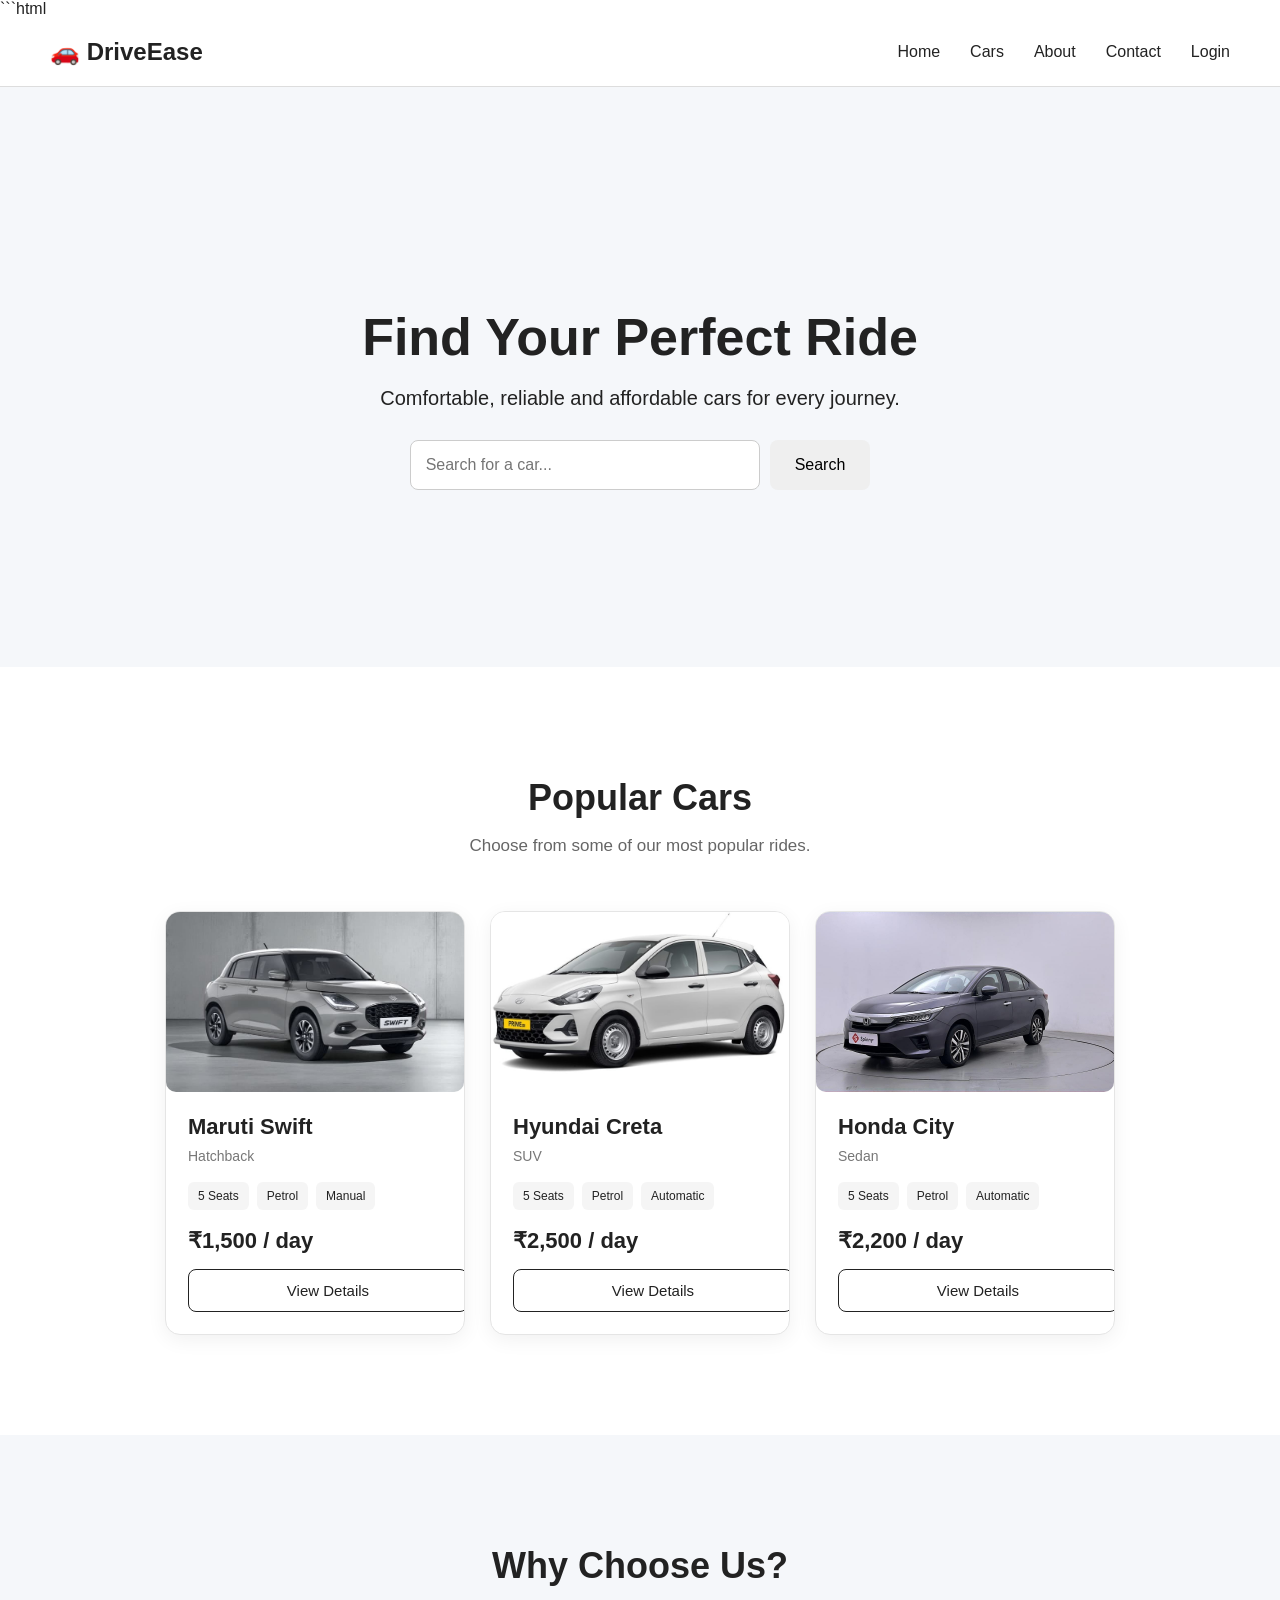
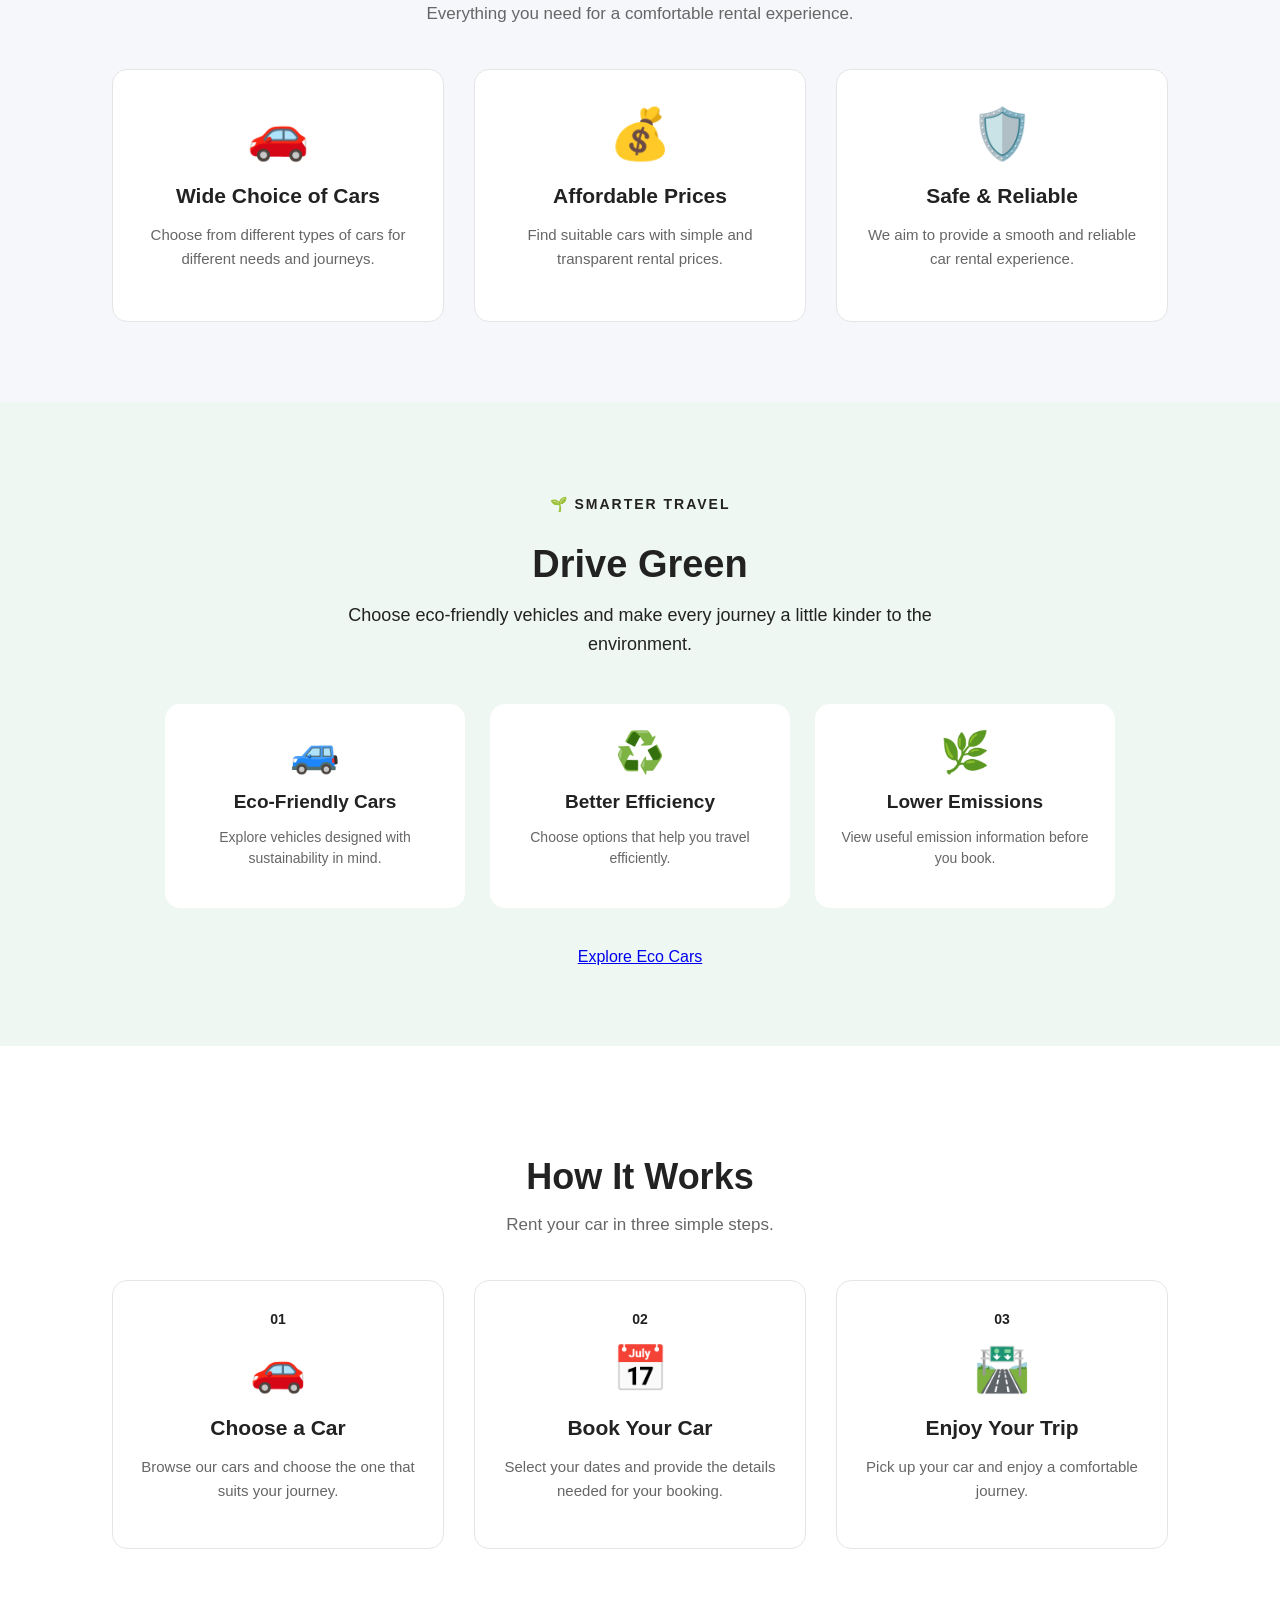
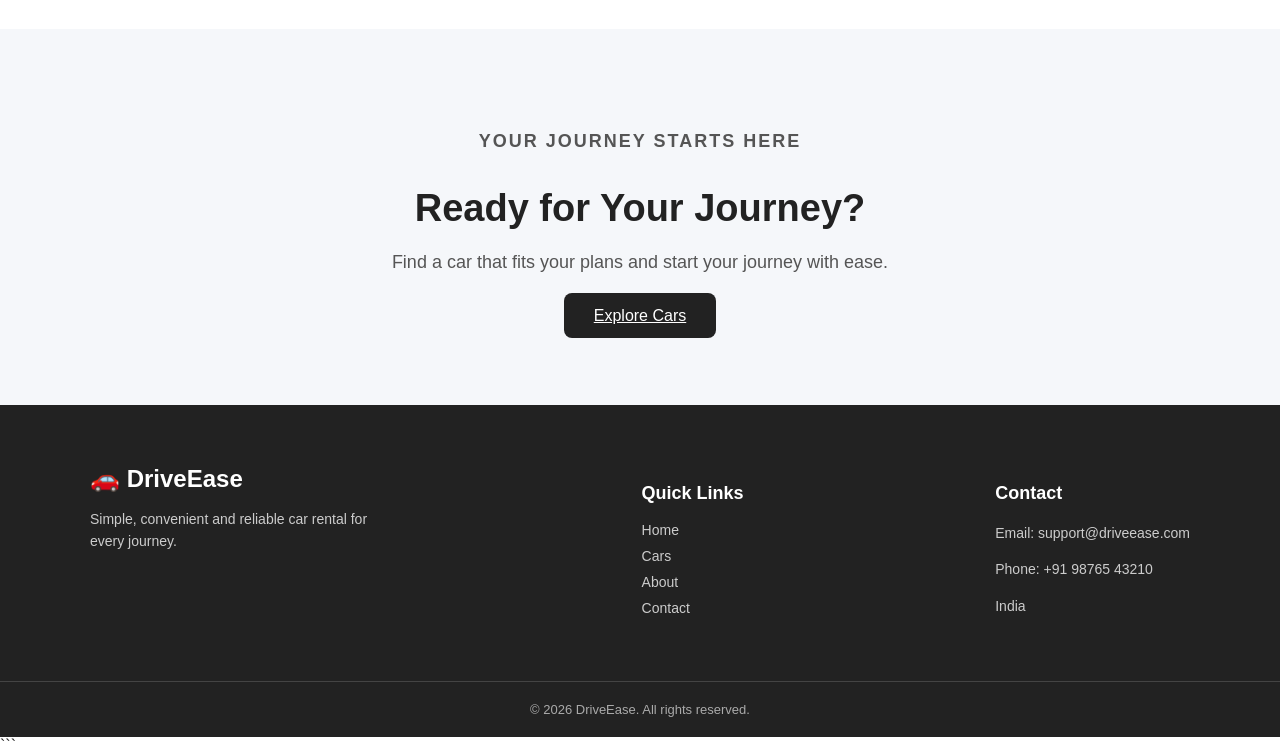
<file: frontend/index.html>
```html
<!DOCTYPE html>
<html lang="en">

<head>

    <meta charset="UTF-8">

    <meta name="viewport" content="width=device-width, initial-scale=1.0">

    <title>Car Rental System</title>

    <link rel="stylesheet" href="css/style.css">

</head>

<body>

    <!-- Navigation Bar -->

    <header class="navbar">

        <div class="logo">
            🚗 DriveEase
        </div>

        <nav>

            <a href="index.html">Home</a>

            <a href="pages/cars.html">Cars</a>

            <a href="pages/about.html">About</a>
            <a href="pages/contact.html">Contact</a>

             <a href="pages/login.html" id="login-link">Login</a>            
        </nav>

    </header>


    <!-- Hero Section -->

    <section class="hero">

        <div class="hero-content">

            <h1>Find Your Perfect Ride</h1>

            <p>
                Comfortable, reliable and affordable cars for every journey.
            </p>

<div class="search-box">

    <input
        type="text"
        id="home-car-search"
        placeholder="Search for a car..."
    >

    <button
        type="button"
        id="home-search-btn"
    >
        Search
    </button>

</div>


            </div>

        </div>

    </section>


    <!-- Popular Cars -->

    <section class="popular-cars">

        <div class="section-heading">

            <h2>Popular Cars</h2>

            <p>
                Choose from some of our most popular rides.
            </p>

        </div>


        <div class="car-container">


            <!-- Maruti Swift -->

            <div class="car-card">

                
                 <div class="car-image">
              <img src="images/swift.jpg" alt="Maruti Swift">
</div>               
 <div class="car-info">

                    <h3>Maruti Swift</h3>

                    <p class="car-type">
                        Hatchback
                    </p>

                    <div class="car-details">

                        <span>5 Seats</span>
                        <span>Petrol</span>
                        <span>Manual</span>

                    </div>

                    <p class="car-price">
                        ₹1,500 / day
                    </p>

                    <a
                        href="pages/car-details.html?car=swift"
                        class="details-btn"
                    >
                        View Details
                    </a>

                </div>

            </div>


            <!-- Hyundai Creta -->

            <div class="car-card">

             <div class="car-image">
    <img src="images/creta.jpg" alt="Hyundai Creta">
</div>

                <div class="car-info">

                    <h3>Hyundai Creta</h3>

                    <p class="car-type">
                        SUV
                    </p>

                    <div class="car-details">

                        <span>5 Seats</span>
                        <span>Petrol</span>
                        <span>Automatic</span>

                    </div>

                    <p class="car-price">
                        ₹2,500 / day
                    </p>

                    <a
                        href="pages/car-details.html?car=creta"
                        class="details-btn"
                    >
                        View Details
                    </a>

                </div>

            </div>


            <!-- Honda City -->

            <div class="car-card">

             <div class="car-image">
    <img src="images/city.jpg" alt="Honda City">
</div>

                <div class="car-info">

                    <h3>Honda City</h3>

                    <p class="car-type">
                        Sedan
                    </p>

                    <div class="car-details">

                        <span>5 Seats</span>
                        <span>Petrol</span>
                        <span>Automatic</span>

                    </div>

                    <p class="car-price">
                        ₹2,200 / day
                    </p>

                    <a
                        href="pages/car-details.html?car=city"
                        class="details-btn"
                    >
                        View Details
                    </a>

                </div>

            </div>

        </div>

    </section>


    <!-- Why Choose Us -->

    <section class="why-us">

        <div class="section-heading">

            <h2>Why Choose Us?</h2>

            <p>
                Everything you need for a comfortable rental experience.
            </p>

        </div>


        <div class="features-container">


            <div class="feature-card">

                <div class="feature-icon">
                    🚗
                </div>

                <h3>
                    Wide Choice of Cars
                </h3>

                <p>
                    Choose from different types of cars for different needs
                    and journeys.
                </p>

            </div>


            <div class="feature-card">

                <div class="feature-icon">
                    💰
                </div>

                <h3>
                    Affordable Prices
                </h3>

                <p>
                    Find suitable cars with simple and transparent rental
                    prices.
                </p>

            </div>


            <div class="feature-card">

                <div class="feature-icon">
                    🛡️
                </div>

                <h3>
                    Safe & Reliable
                </h3>

                <p>
                    We aim to provide a smooth and reliable car rental
                    experience.
                </p>

            </div>

        </div>

    </section>


    <!-- Drive Green -->

    <section class="green-section">

        <div class="green-content">

            <p class="green-label">
                🌱 SMARTER TRAVEL
            </p>

            <h2>
                Drive Green
            </h2>

            <p class="green-text">
                Choose eco-friendly vehicles and make every journey
                a little kinder to the environment.
            </p>


            <div class="green-features">


                <div class="green-feature">

                    <span>🚙</span>

                    <h3>
                        Eco-Friendly Cars
                    </h3>

                    <p>
                        Explore vehicles designed with sustainability in mind.
                    </p>

                </div>


                <div class="green-feature">

                    <span>♻️</span>

                    <h3>
                        Better Efficiency
                    </h3>

                    <p>
                        Choose options that help you travel efficiently.
                    </p>

                </div>


                <div class="green-feature">

                    <span>🌿</span>

                    <h3>
                        Lower Emissions
                    </h3>

                    <p>
                        View useful emission information before you book.
                    </p>

                </div>

            </div>


            <a
                href="pages/cars.html"
                class="green-btn"
            >
                Explore Eco Cars
            </a>

        </div>

    </section>


    <!-- How It Works -->

    <section class="how-it-works">

        <div class="section-heading">

            <h2>
                How It Works
            </h2>

            <p>
                Rent your car in three simple steps.
            </p>

        </div>


        <div class="steps-container">


            <div class="step-card">

                <div class="step-number">
                    01
                </div>

                <div class="step-icon">
                    🚗
                </div>

                <h3>
                    Choose a Car
                </h3>

                <p>
                    Browse our cars and choose the one that suits your journey.
                </p>

            </div>


            <div class="step-card">

                <div class="step-number">
                    02
                </div>

                <div class="step-icon">
                    📅
                </div>

                <h3>
                    Book Your Car
                </h3>

                <p>
                    Select your dates and provide the details needed for your booking.
                </p>

            </div>


            <div class="step-card">

                <div class="step-number">
                    03
                </div>

                <div class="step-icon">
                    🛣️
                </div>

                <h3>
                    Enjoy Your Trip
                </h3>

                <p>
                    Pick up your car and enjoy a comfortable journey.
                </p>

            </div>

        </div>

    </section>


    <!-- Call To Action -->

    <section class="cta-section">

        <div class="cta-content">

            <p class="cta-label">
                YOUR JOURNEY STARTS HERE
            </p>

            <h2>
                Ready for Your Journey?
            </h2>

            <p>
                Find a car that fits your plans and start your journey with ease.
            </p>

            <a
                href="pages/cars.html"
                class="cta-btn"
            >
                Explore Cars
            </a>

        </div>

    </section>


    <!-- Footer -->

    <footer class="footer">

        <div class="footer-container">


            <div class="footer-column">

                <div class="footer-logo">
                    🚗 DriveEase
                </div>

                <p>
                    Simple, convenient and reliable car rental for every journey.
                </p>

            </div>


            <div class="footer-column">

                <h3>
                    Quick Links
                </h3>

                <a href="index.html">
                    Home
                </a>

                <a href="pages/cars.html">
                    Cars
                </a>
                <a href="pages/about.html">About</a>
                <a href="pages/contact.html">Contact</a>
                
            </div>


            <div class="footer-column">

                <h3>
                    Contact
                </h3>

                <p>
                    Email: support@driveease.com
                </p>

                <p>
                    Phone: +91 98765 43210
                </p>

                <p>
                    India
                </p>

            </div>

        </div>


        <div class="footer-bottom">

            <p>
                © 2026 DriveEase. All rights reserved.
            </p>

        </div>

    </footer>


    <script src="js/script.js"></script>

</body>

</html>
```
</file>
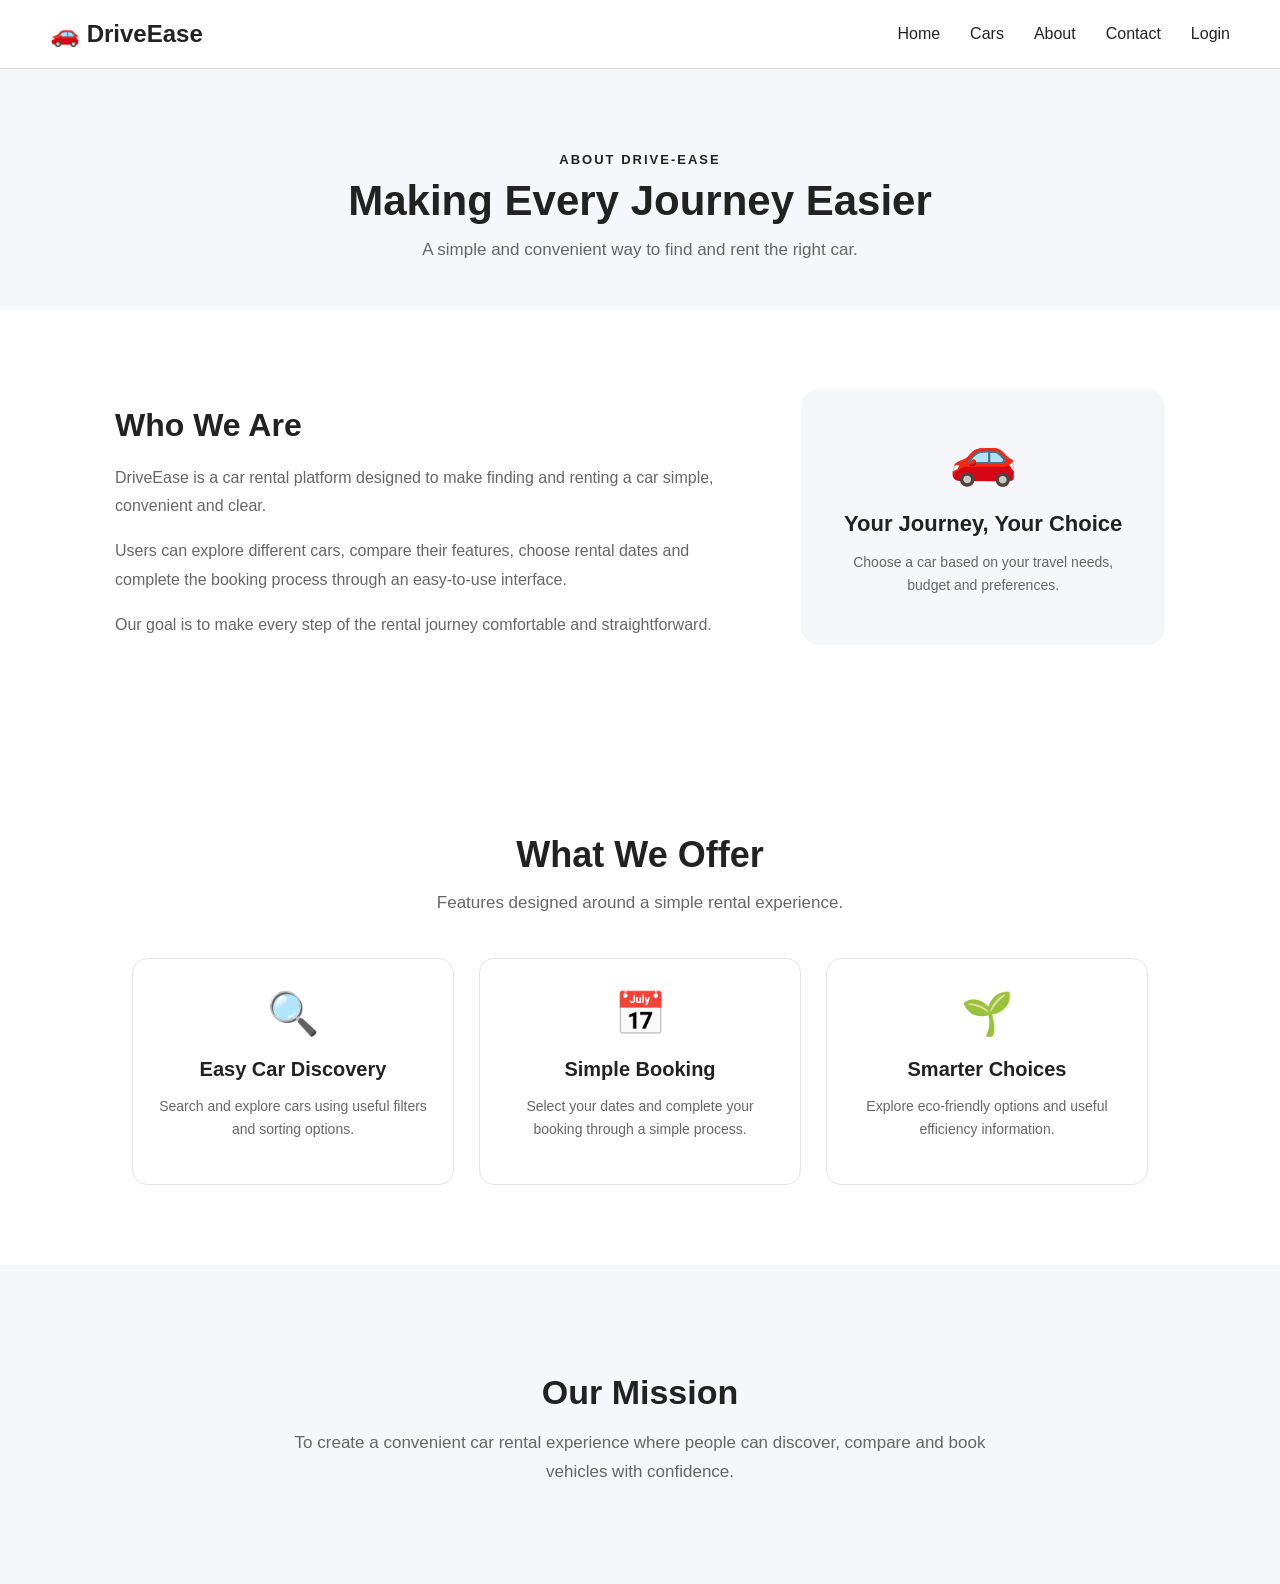
<file: frontend/pages/about.html>
<!DOCTYPE html>
<html lang="en">

<head>

    <meta charset="UTF-8">

    <meta name="viewport" content="width=device-width, initial-scale=1.0">

    <title>About Us - DriveEase</title>

    <link rel="stylesheet" href="../css/style.css">

</head>

<body>

    <!-- Navigation -->

    <header class="navbar">

        <div class="logo">
            🚗 DriveEase
        </div>

        <nav>

            <a href="../index.html">Home</a>

            <a href="cars.html">Cars</a>

            <a href="about.html">About</a>

            <a href="pages/contact.html">Contact</a>
            <a href="login.html" id="login-link">Login</a>

        </nav>

    </header>


    <!-- About Header -->

    <main>

        <section class="about-header">

            <p>ABOUT DRIVE-EASE</p>

            <h1>Making Every Journey Easier</h1>

            <span>
                A simple and convenient way to find and rent the right car.
            </span>

        </section>


        <!-- About Content -->

        <section class="about-content">

            <div class="about-text">

                <h2>Who We Are</h2>

                <p>
                    DriveEase is a car rental platform designed to make
                    finding and renting a car simple, convenient and clear.
                </p>

                <p>
                    Users can explore different cars, compare their features,
                    choose rental dates and complete the booking process
                    through an easy-to-use interface.
                </p>

                <p>
                    Our goal is to make every step of the rental journey
                    comfortable and straightforward.
                </p>

            </div>


            <div class="about-box">

                <div class="about-icon">
                    🚗
                </div>

                <h3>
                    Your Journey, Your Choice
                </h3>

                <p>
                    Choose a car based on your travel needs, budget and
                    preferences.
                </p>

            </div>

        </section>


        <!-- What We Offer -->

        <section class="about-offers">

            <div class="section-heading">

                <h2>What We Offer</h2>

                <p>
                    Features designed around a simple rental experience.
                </p>

            </div>


            <div class="offer-container">


                <div class="offer-card">

                    <div class="offer-icon">
                        🔍
                    </div>

                    <h3>
                        Easy Car Discovery
                    </h3>

                    <p>
                        Search and explore cars using useful filters
                        and sorting options.
                    </p>

                </div>


                <div class="offer-card">

                    <div class="offer-icon">
                        📅
                    </div>

                    <h3>
                        Simple Booking
                    </h3>

                    <p>
                        Select your dates and complete your booking
                        through a simple process.
                    </p>

                </div>


                <div class="offer-card">

                    <div class="offer-icon">
                        🌱
                    </div>

                    <h3>
                        Smarter Choices
                    </h3>

                    <p>
                        Explore eco-friendly options and useful
                        efficiency information.
                    </p>

                </div>

            </div>

        </section>


        <!-- Mission -->

        <section class="mission-section">

            <div class="mission-content">

                <h2>
                    Our Mission
                </h2>

                <p>
                    To create a convenient car rental experience where
                    people can discover, compare and book vehicles with
                    confidence.
                </p>

            </div>

        </section>

    </main>


    <script src="../js/script.js"></script>

</body>

</html>
</file>
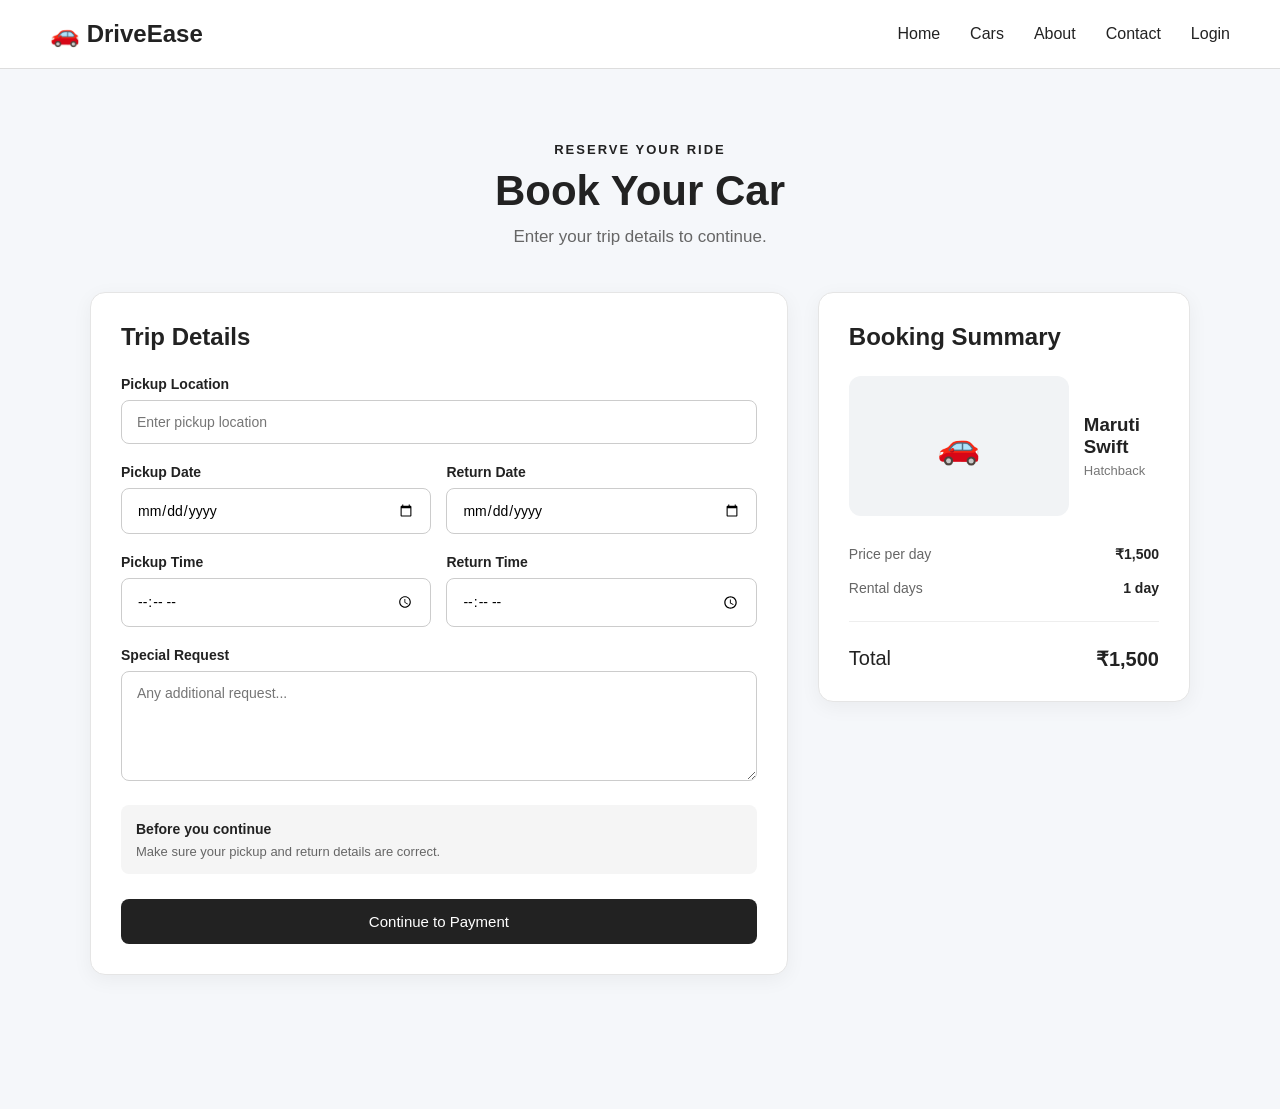
<file: frontend/pages/booking.html>
<!DOCTYPE html>
<html lang="en">

<head>

    <meta charset="UTF-8">

    <meta name="viewport" content="width=device-width, initial-scale=1.0">

    <title>Book Your Car - DriveEase</title>

    <link rel="stylesheet" href="../css/style.css">

</head>

<body>

    <!-- Navigation -->

    <header class="navbar">

        <div class="logo">
            🚗 DriveEase
        </div>

        <nav>

            <a href="../index.html">Home</a>
            <a href="cars.html">Cars</a>
            <a href="about.html">About</a>
             <a href="pages/contact.html">Contact</a>
            <a href="#">Login</a>

        </nav>

    </header>


    <!-- Booking Page -->

    <main>

        <section class="booking-page">

            <div class="booking-heading">

                <p>RESERVE YOUR RIDE</p>

                <h1>Book Your Car</h1>

                <span>
                    Enter your trip details to continue.
                </span>

            </div>


            <div class="booking-container">


                <!-- Booking Form -->

                <div class="booking-form">

                    <h2>Trip Details</h2>


                    <div class="form-group">

                        <label for="pickup-location">
                            Pickup Location
                        </label>

                        <input
                            type="text"
                            id="pickup-location"
                            placeholder="Enter pickup location"
                        >

                    </div>


                    <div class="form-row">

                        <div class="form-group">

                            <label for="pickup-date">
                                Pickup Date
                            </label>

                            <input
                                type="date"
                                id="pickup-date"
                            >

                        </div>


                        <div class="form-group">

                            <label for="return-date">
                                Return Date
                            </label>

                            <input
                                type="date"
                                id="return-date"
                            >

                        </div>

                    </div>


                    <div class="form-row">

                        <div class="form-group">

                            <label for="pickup-time">
                                Pickup Time
                            </label>

                            <input
                                type="time"
                                id="pickup-time"
                            >

                        </div>


                        <div class="form-group">

                            <label for="return-time">
                                Return Time
                            </label>

                            <input
                                type="time"
                                id="return-time"
                            >

                        </div>

                    </div>


                    <div class="form-group">

                        <label for="special-request">
                            Special Request
                        </label>

                        <textarea
                            id="special-request"
                            placeholder="Any additional request..."
                        ></textarea>

                    </div>


                    <div class="booking-note">

                        <strong>Before you continue</strong>

                        <p>
                            Make sure your pickup and return details are correct.
                        </p>

                    </div>

                    <button class="continue-btn" id="continue-payment">
    Continue to Payment
</button>

                </div>


                <!-- Booking Summary -->

                <div class="booking-summary">

                    <h2>Booking Summary</h2>


                    <div class="summary-car">

                        <div class="summary-car-image">
                            🚗
                        </div>

                        <div>

                            <h3 id="booking-car-name">
                                Maruti Swift
                            </h3>

                            <p id="booking-car-type">
                                Hatchback
                            </p>

                        </div>

                    </div>


                    <div class="summary-line">

                        <span>Price per day</span>

                        <strong id="booking-price">
                            ₹1,500
                        </strong>

                    </div>


                    <div class="summary-line">

                        <span>Rental days</span>

                        <strong id="rental-days">
                            1 day
                        </strong>

                    </div>


                    <div class="summary-divider"></div>


                    <div class="summary-total">

                        <span>Total</span>

                        <strong id="booking-total">
                            ₹1,500
                        </strong>

                    </div>

                </div>

            </div>

        </section>

    </main>


    <script src="../js/script.js"></script>

</body>

</html>
</file>
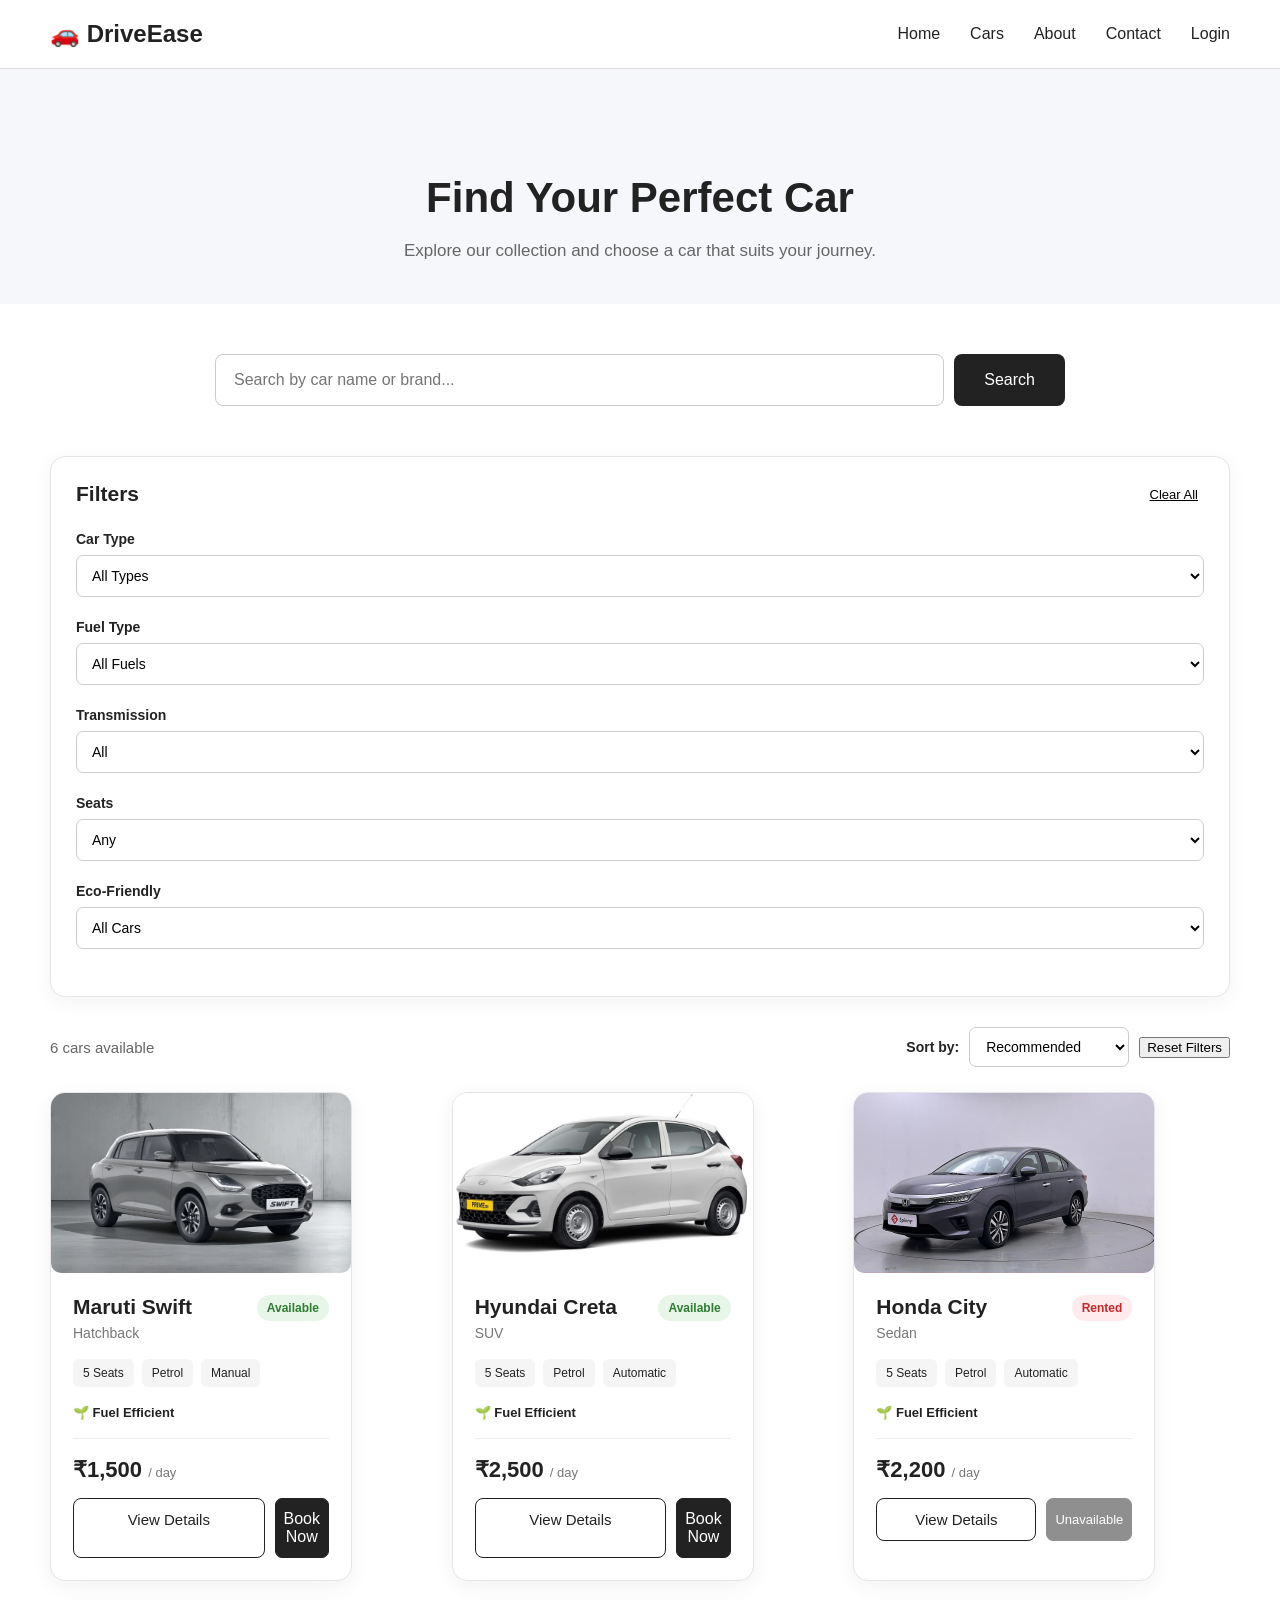
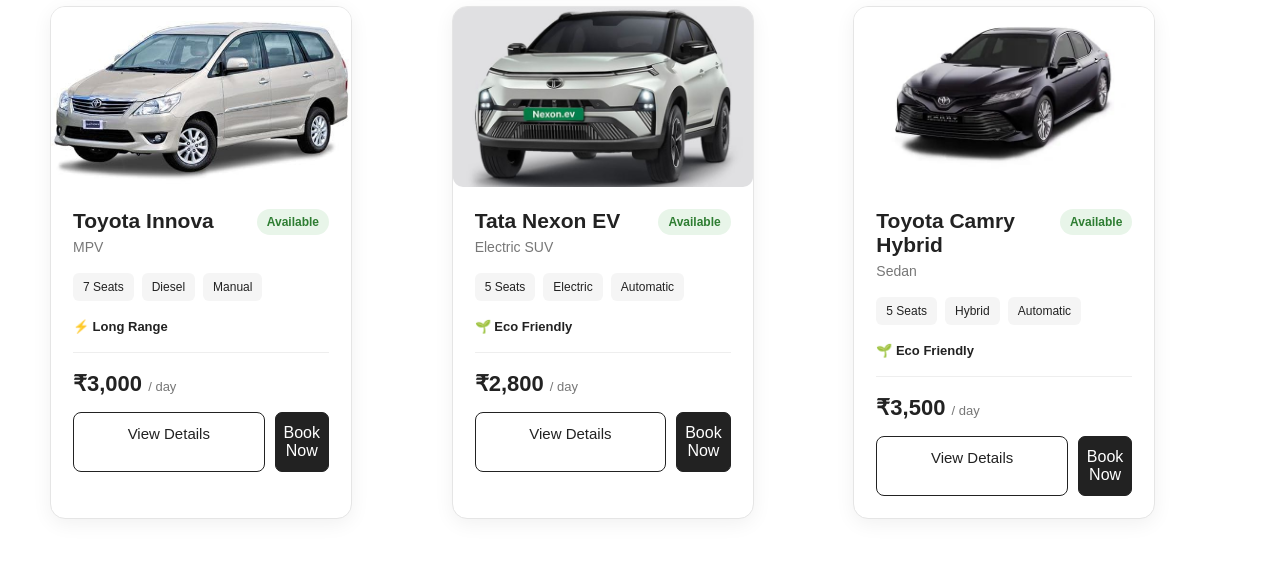
<file: frontend/pages/cars.html>
<!DOCTYPE html>
<html lang="en">

<head>

    <meta charset="UTF-8">

    <meta name="viewport" content="width=device-width, initial-scale=1.0">

    <title>Cars - DriveEase</title>

    <link rel="stylesheet" href="../css/style.css">

</head>

<body>

    <!-- Navigation Bar -->

    <header class="navbar">

        <div class="logo">
            🚗 DriveEase
        </div>

        <nav>

            <a href="../index.html">Home</a>

            <a href="cars.html">Cars</a>

            <a href="about.html">About</a>

            <a href="contact.html">Contact</a>

            <a href="login.html" id="login-link">Login</a>

        </nav>

    </header>


    <!-- Main Content -->

    <main>

        <!-- Cars Header -->

        <section class="cars-header">

            <h1>Find Your Perfect Car</h1>

            <p>
                Explore our collection and choose a car that suits your journey.
            </p>

        </section>


        <!-- Cars Section -->

        <section class="cars-section">

            <!-- Search -->

            <div class="search-area">

                <input
                    type="text"
                    id="car-search"
                    placeholder="Search by car name or brand..."
                >

                <button>Search</button>

            </div>


            <div class="cars-content">

                <!-- Filters -->

                <div class="filter-area">

                    <div class="filter-heading">

                        <h3>Filters</h3>

                        <button class="clear-filter">
                            Clear All
                        </button>

                    </div>


                    <div class="filter-group">

                        <label for="car-type">
                            Car Type
                        </label>

                        <select id="car-type">

                            <option value="all">
                                All Types
                            </option>

                            <option value="suv">
                                SUV
                            </option>

                            <option value="sedan">
                                Sedan
                            </option>

                            <option value="hatchback">
                                Hatchback
                            </option>
                             <option value="mpv">
    MPV
</option>

                        </select>

                    </div>


                    <div class="filter-group">

                        <label for="fuel-type">
                            Fuel Type
                        </label>

                        <select id="fuel-type">

                            <option value="all">
                                All Fuels
                            </option>

                            <option value="petrol">
                                Petrol
                            </option>

                            <option value="diesel">
                                Diesel
                            </option>

                            <option value="electric">
                                Electric
                            </option>

                            <option value="hybrid">
                                Hybrid
                            </option>

                        </select>

                    </div>


                    <div class="filter-group">

                        <label for="transmission">
                            Transmission
                        </label>

                        <select id="transmission">

                            <option value="all">
                                All
                            </option>

                            <option value="manual">
                                Manual
                            </option>

                            <option value="automatic">
                                Automatic
                            </option>

                        </select>

                    </div>


                    <div class="filter-group">

                        <label for="seats">
                            Seats
                        </label>

                        <select id="seats">

                            <option value="all">
                                Any
                            </option>

                            <option value="4">
                                4 Seats
                            </option>

                            <option value="5">
                                5 Seats
                            </option>

                            <option value="6">
                                6 Seats
                            </option>

                            <option value="7">
                                7 Seats
                            </option>

                        </select>

                    </div>


                    <div class="filter-group">

                        <label for="eco">
                            Eco-Friendly
                        </label>

                        <select id="eco">

                            <option value="all">
                                All Cars
                            </option>

                            <option value="yes">
                                Eco-Friendly Only
                            </option>

                        </select>

                    </div>

                </div>


                <!-- Cars List Header -->

                <div class="cars-list-header">

                    <p class="cars-count">
                        6 cars available
                    </p>

                    <div class="sort-area">

                        <label for="sort-cars">
                            Sort by:
                        </label>

                        <select id="sort-cars">

                            <option value="recommended">
                                Recommended
                            </option>

                            <option value="price-low">
                                Price: Low to High
                            </option>

                            <option value="price-high">
                                Price: High to Low
                            </option>

                            <option value="name">
                                Name: A to Z
                            </option>

                        </select>


                        <!-- Reset Filters Button -->

                        <button
                            id="reset-filters"
                            class="reset-btn"
                        >
                            Reset Filters
                        </button>

                    </div>

                </div>


                <!-- Cars List -->

                <div class="cars-list">


                    <!-- No Cars Found Message -->

                    <p
                        id="no-cars-message"
                        style="
                            display: none;
                            text-align: center;
                            padding: 30px;
                            font-size: 18px;
                            width: 100%;
                        "
                    >
                        🚗 No cars found matching your search or filters.
                    </p>


                    <!-- Car 1 - Maruti Swift -->

                    <div class="car-card">

                        <div class="car-image">

                            <img
                                src="../images/swift.jpg"
                                alt="Maruti Swift"
                            >

                        </div>


                        <div class="car-info">

                            <div class="car-title-row">

                                <div>

                                    <h3>
                                        Maruti Swift
                                    </h3>

                                    <p class="car-type">
                                        Hatchback
                                    </p>

                                </div>

                                <span class="availability available">
                                    Available
                                </span>

                            </div>


                            <div class="car-details">

                                <span>
                                    5 Seats
                                </span>

                                <span>
                                    Petrol
                                </span>

                                <span>
                                    Manual
                                </span>

                            </div>


                            <p class="eco-label">
                                🌱 Fuel Efficient
                            </p>


                            <div class="car-bottom">

                                <p class="car-price">
                                    ₹1,500 <span>/ day</span>
                                </p>


                                <div class="car-actions">

                                    <a
                                        href="car-details.html?car=swift"
                                        class="details-btn"
                                    >
                                        View Details
                                    </a>

                                    <a
                                        href="booking.html?car=swift"
                                        class="book-btn"
                                    >
                                        Book Now
                                    </a>

                                </div>

                            </div>

                        </div>

                    </div>


                    <!-- Car 2 - Hyundai Creta -->

                    <div class="car-card">

                        <div class="car-image">

                            <img
                                src="../images/creta.jpg"
                                alt="Hyundai Creta"
                            >

                        </div>


                        <div class="car-info">

                            <div class="car-title-row">

                                <div>

                                    <h3>
                                        Hyundai Creta
                                    </h3>

                                    <p class="car-type">
                                        SUV
                                    </p>

                                </div>

                                <span class="availability available">
                                    Available
                                </span>

                            </div>


                            <div class="car-details">

                                <span>
                                    5 Seats
                                </span>

                                <span>
                                    Petrol
                                </span>

                                <span>
                                    Automatic
                                </span>

                            </div>


                            <p class="eco-label">
                                🌱 Fuel Efficient
                            </p>


                            <div class="car-bottom">

                                <p class="car-price">
                                    ₹2,500 <span>/ day</span>
                                </p>


                                <div class="car-actions">

                                    <a
                                        href="car-details.html?car=creta"
                                        class="details-btn"
                                    >
                                        View Details
                                    </a>

                                    <a
                                        href="booking.html?car=creta"
                                        class="book-btn"
                                    >
                                        Book Now
                                    </a>

                                </div>

                            </div>

                        </div>

                    </div>


                    <!-- Car 3 - Honda City -->

                    <div class="car-card">

                        <div class="car-image">

                            <img
                                src="../images/city.jpg"
                                alt="Honda City"
                            >

                        </div>


                        <div class="car-info">

                            <div class="car-title-row">

                                <div>

                                    <h3>
                                        Honda City
                                    </h3>

                                    <p class="car-type">
                                        Sedan
                                    </p>

                                </div>

                                <span class="availability rented">
                                    Rented
                                </span>

                            </div>


                            <div class="car-details">

                                <span>
                                    5 Seats
                                </span>

                                <span>
                                    Petrol
                                </span>

                                <span>
                                    Automatic
                                </span>

                            </div>


                            <p class="eco-label">
                                🌱 Fuel Efficient
                            </p>


                            <div class="car-bottom">

                                <p class="car-price">
                                    ₹2,200 <span>/ day</span>
                                </p>


                                <div class="car-actions">

                                    <a
                                        href="car-details.html?car=city"
                                        class="details-btn"
                                    >
                                        View Details
                                    </a>

                                    <button
                                        class="book-btn disabled-btn"
                                        disabled
                                    >
                                        Unavailable
                                    </button>

                                </div>

                            </div>

                        </div>

                    </div>


                    <!-- Car 4 - Toyota Innova -->

                    <div class="car-card">

                        <div class="car-image">

                            <img
                                src="../images/innova.jpg"
                                alt="Toyota Innova"
                            >

                        </div>


                        <div class="car-info">

                            <div class="car-title-row">

                                <div>

                                    <h3>
                                        Toyota Innova
                                    </h3>

                                    <p class="car-type">
                                        MPV
                                    </p>

                                </div>

                                <span class="availability available">
                                    Available
                                </span>

                            </div>


                            <div class="car-details">

                                <span>
                                    7 Seats
                                </span>

                                <span>
                                    Diesel
                                </span>

                                <span>
                                    Manual
                                </span>

                            </div>


                            <p class="eco-label">
                                ⚡ Long Range
                            </p>


                            <div class="car-bottom">

                                <p class="car-price">
                                    ₹3,000 <span>/ day</span>
                                </p>


                                <div class="car-actions">

                                    <a
                                        href="car-details.html?car=innova"
                                        class="details-btn"
                                    >
                                        View Details
                                    </a>

                                    <a
                                        href="booking.html?car=innova"
                                        class="book-btn"
                                    >
                                        Book Now
                                    </a>

                                </div>

                            </div>

                        </div>

                    </div>


                    <!-- Car 5 - Tata Nexon EV -->

                    <div class="car-card">

                        <div class="car-image">

                            <img
                                src="../images/nexon-ev.jpg"
                                alt="Tata Nexon EV"
                            >

                        </div>


                        <div class="car-info">

                            <div class="car-title-row">

                                <div>

                                    <h3>
                                        Tata Nexon EV
                                    </h3>

                                    <p class="car-type">
                                        Electric SUV
                                    </p>

                                </div>

                                <span class="availability available">
                                    Available
                                </span>

                            </div>


                            <div class="car-details">

                                <span>
                                    5 Seats
                                </span>

                                <span>
                                    Electric
                                </span>

                                <span>
                                    Automatic
                                </span>

                            </div>


                            <p class="eco-label">
                                🌱 Eco Friendly
                            </p>


                            <div class="car-bottom">

                                <p class="car-price">
                                    ₹2,800 <span>/ day</span>
                                </p>


                                <div class="car-actions">

                                    <a
                                        href="car-details.html?car=nexon-ev"
                                        class="details-btn"
                                    >
                                        View Details
                                    </a>

                                    <a
                                        href="booking.html?car=nexon-ev"
                                        class="book-btn"
                                    >
                                        Book Now
                                    </a>

                                </div>

                            </div>

                        </div>

                    </div>


                    <!-- Car 6 - Toyota Camry Hybrid -->

                    <div class="car-card">

                        <div class="car-image">

                            <img
                                src="../images/camry-hybrid.jpg"
                                alt="Toyota Camry Hybrid"
                            >

                        </div>


                        <div class="car-info">

                            <div class="car-title-row">

                                <div>

                                    <h3>
                                        Toyota Camry Hybrid
                                    </h3>

                                    <p class="car-type">
                                        Sedan
                                    </p>

                                </div>

                                <span class="availability available">
                                    Available
                                </span>

                            </div>


                            <div class="car-details">

                                <span>
                                    5 Seats
                                </span>

                                <span>
                                    Hybrid
                                </span>

                                <span>
                                    Automatic
                                </span>

                            </div>


                            <p class="eco-label">
                                🌱 Eco Friendly
                            </p>


                            <div class="car-bottom">

                                <p class="car-price">
                                    ₹3,500 <span>/ day</span>
                                </p>


                                <div class="car-actions">

                                    <a
                                        href="car-details.html?car=camry-hybrid"
                                        class="details-btn"
                                    >
                                        View Details
                                    </a>

                                    <a
                                        href="booking.html?car=camry-hybrid"
                                        class="book-btn"
                                    >
                                        Book Now
                                    </a>

                                </div>

                            </div>

                        </div>

                    </div>


                </div>

            </div>

        </section>

    </main>


    <script src="../js/script.js"></script>

</body>

</html>
</file>
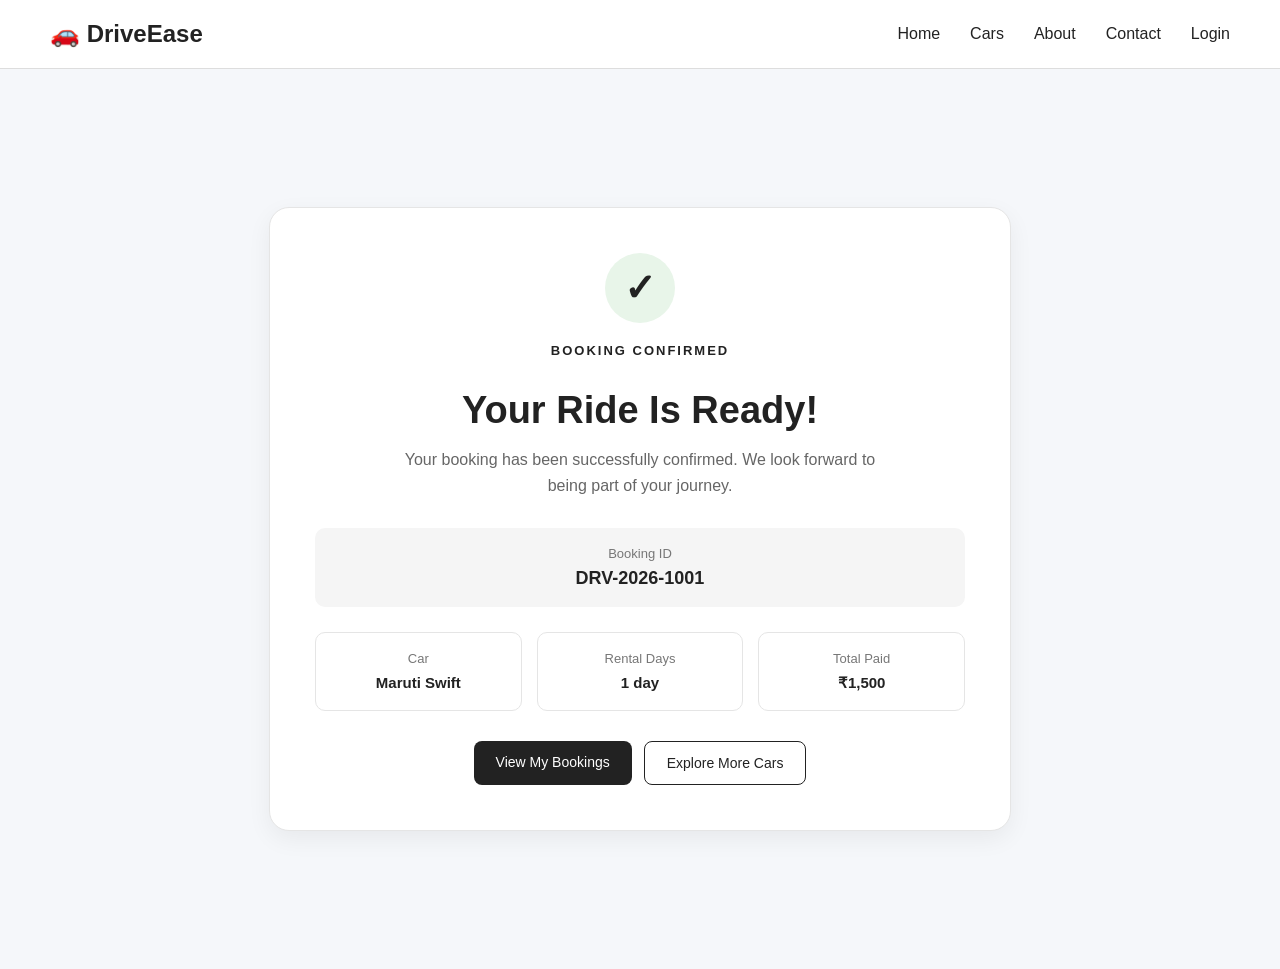
<file: frontend/pages/confirmation.html>
<!DOCTYPE html>
<html lang="en">

<head>

    <meta charset="UTF-8">

    <meta name="viewport" content="width=device-width, initial-scale=1.0">

    <title>Booking Confirmed - DriveEase</title>

    <link rel="stylesheet" href="../css/style.css">

</head>

<body>

    <!-- Navigation -->

    <header class="navbar">

        <div class="logo">
            🚗 DriveEase
        </div>

        <nav>

            <a href="../index.html">Home</a>

            <a href="cars.html">Cars</a>

<a href="about.html">About</a>
<a href="pages/contact.html">Contact</a>
            <a href="#">Login</a>

        </nav>

    </header>


    <!-- Confirmation -->

    <main>

        <section class="confirmation-page">

            <div class="confirmation-card">

                <div class="success-icon">
                    ✓
                </div>

                <p class="confirmation-label">
                    BOOKING CONFIRMED
                </p>

                <h1>
                    Your Ride Is Ready!
                </h1>

                <p class="confirmation-message">
                    Your booking has been successfully confirmed.
                    We look forward to being part of your journey.
                </p>


                <div class="booking-id-box">

                    <span>
                        Booking ID
                    </span>

                    <strong id="booking-id">
                        DRV-2026-1001
                    </strong>

                </div>


                <div class="confirmed-details">

                    <div class="confirmed-item">

                        <span>Car</span>

                        <strong id="confirmation-car-name">
                            Maruti Swift
                        </strong>

                    </div>


                    <div class="confirmed-item">

                        <span>Rental Days</span>

                        <strong id="confirmation-days">
                            1 day
                        </strong>

                    </div>


                    <div class="confirmed-item">

                        <span>Total Paid</span>

                        <strong id="confirmation-total">
                            ₹1,500
                        </strong>

                    </div>

                </div>


                <div class="confirmation-actions">

                    <a
                        href="my-bookings.html"
                        class="confirm-btn"
                    >
                        View My Bookings
                    </a>


                    <a
                        href="cars.html"
                        class="confirm-back-btn"
                    >
                        Explore More Cars
                    </a>

                </div>

            </div>

        </section>

    </main>


    <script src="../js/script.js"></script>

</body>

</html>
</file>
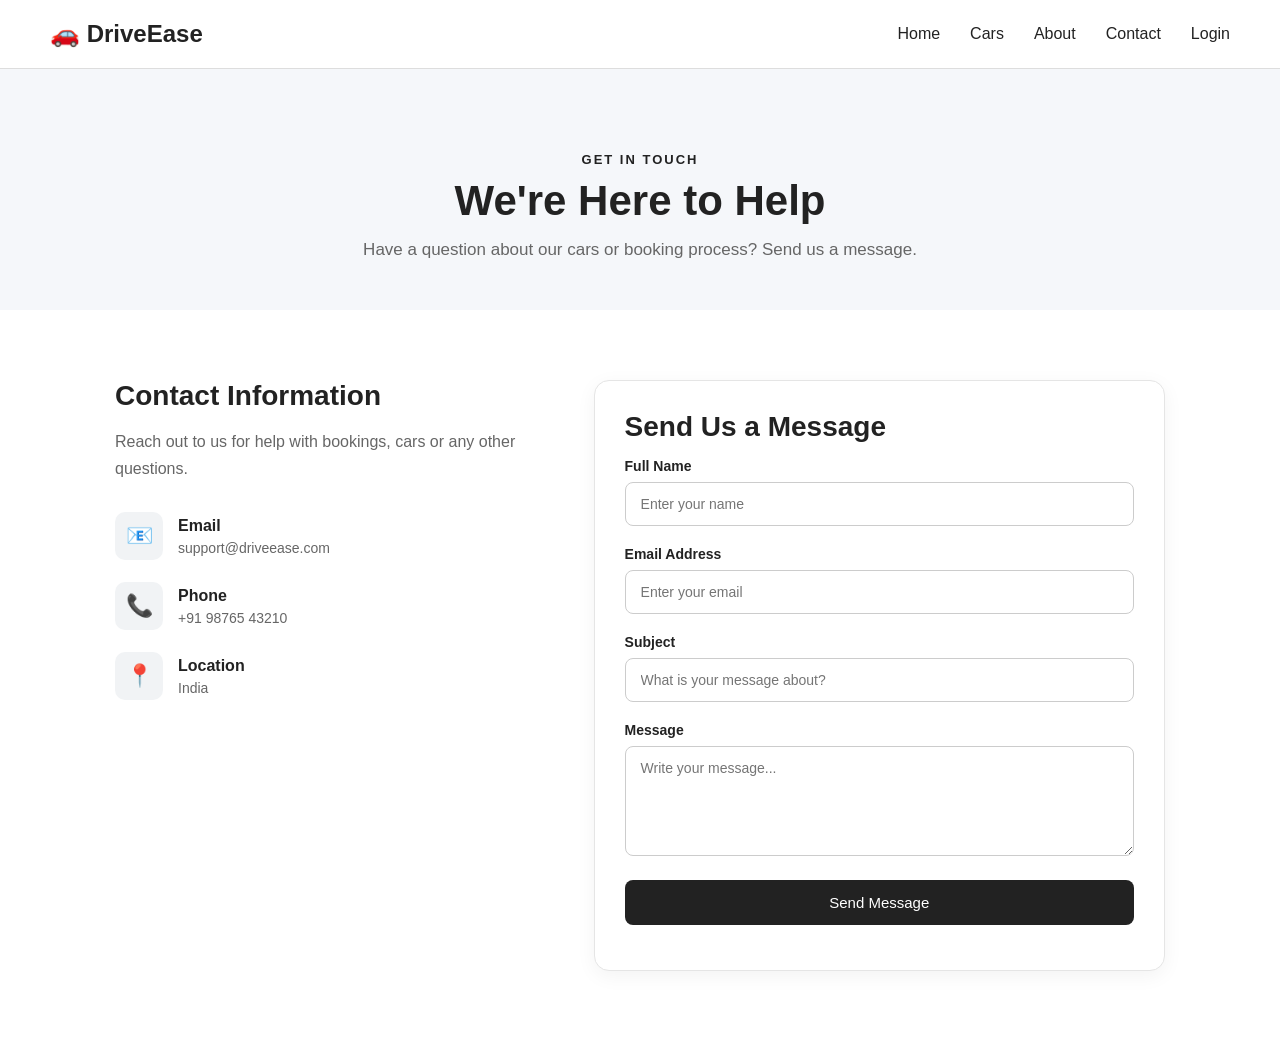
<file: frontend/pages/contact.html>
<!DOCTYPE html>
<html lang="en">

<head>

    <meta charset="UTF-8">

    <meta name="viewport" content="width=device-width, initial-scale=1.0">

    <title>Contact Us - DriveEase</title>

    <link rel="stylesheet" href="../css/style.css">

</head>

<body>

    <!-- Navigation -->

    <header class="navbar">

        <div class="logo">
            🚗 DriveEase
        </div>

        <nav>

            <a href="../index.html">Home</a>

            <a href="cars.html">Cars</a>

            <a href="about.html">About</a>

            <a href="contact.html">Contact</a>

            <a href="login.html" id="login-link">Login</a>

        </nav>

    </header>


    <!-- Contact Page -->

    <main>

        <section class="contact-header">

            <p>GET IN TOUCH</p>

            <h1>We're Here to Help</h1>

            <span>
                Have a question about our cars or booking process?
                Send us a message.
            </span>

        </section>


        <section class="contact-content">

            <!-- Contact Information -->

            <div class="contact-info">

                <h2>Contact Information</h2>

                <p class="contact-intro">
                    Reach out to us for help with bookings, cars or
                    any other questions.
                </p>


                <div class="contact-item">

                    <div class="contact-icon">
                        📧
                    </div>

                    <div>

                        <h3>Email</h3>

                        <p>
                            support@driveease.com
                        </p>

                    </div>

                </div>


                <div class="contact-item">

                    <div class="contact-icon">
                        📞
                    </div>

                    <div>

                        <h3>Phone</h3>

                        <p>
                            +91 98765 43210
                        </p>

                    </div>

                </div>


                <div class="contact-item">

                    <div class="contact-icon">
                        📍
                    </div>

                    <div>

                        <h3>Location</h3>

                        <p>
                            India
                        </p>

                    </div>

                </div>

            </div>


            <!-- Contact Form -->

            <div class="contact-form">

                <h2>Send Us a Message</h2>


                <form id="contact-form">

                    <div class="form-group">

                        <label for="contact-name">
                            Full Name
                        </label>

                        <input
                            type="text"
                            id="contact-name"
                            placeholder="Enter your name"
                        >

                    </div>


                    <div class="form-group">

                        <label for="contact-email">
                            Email Address
                        </label>

                        <input
                            type="email"
                            id="contact-email"
                            placeholder="Enter your email"
                        >

                    </div>


                    <div class="form-group">

                        <label for="contact-subject">
                            Subject
                        </label>

                        <input
                            type="text"
                            id="contact-subject"
                            placeholder="What is your message about?"
                        >

                    </div>


                    <div class="form-group">

                        <label for="contact-message">
                            Message
                        </label>

                        <textarea
                            id="contact-message"
                            placeholder="Write your message..."
                        ></textarea>

                    </div>


                    <button
                        type="submit"
                        class="contact-btn"
                    >
                        Send Message
                    </button>
<p id="contact-success"></p>

                </form>

            </div>

        </section>

    </main>


    <script src="../js/script.js"></script>

</body>

</html>
</file>
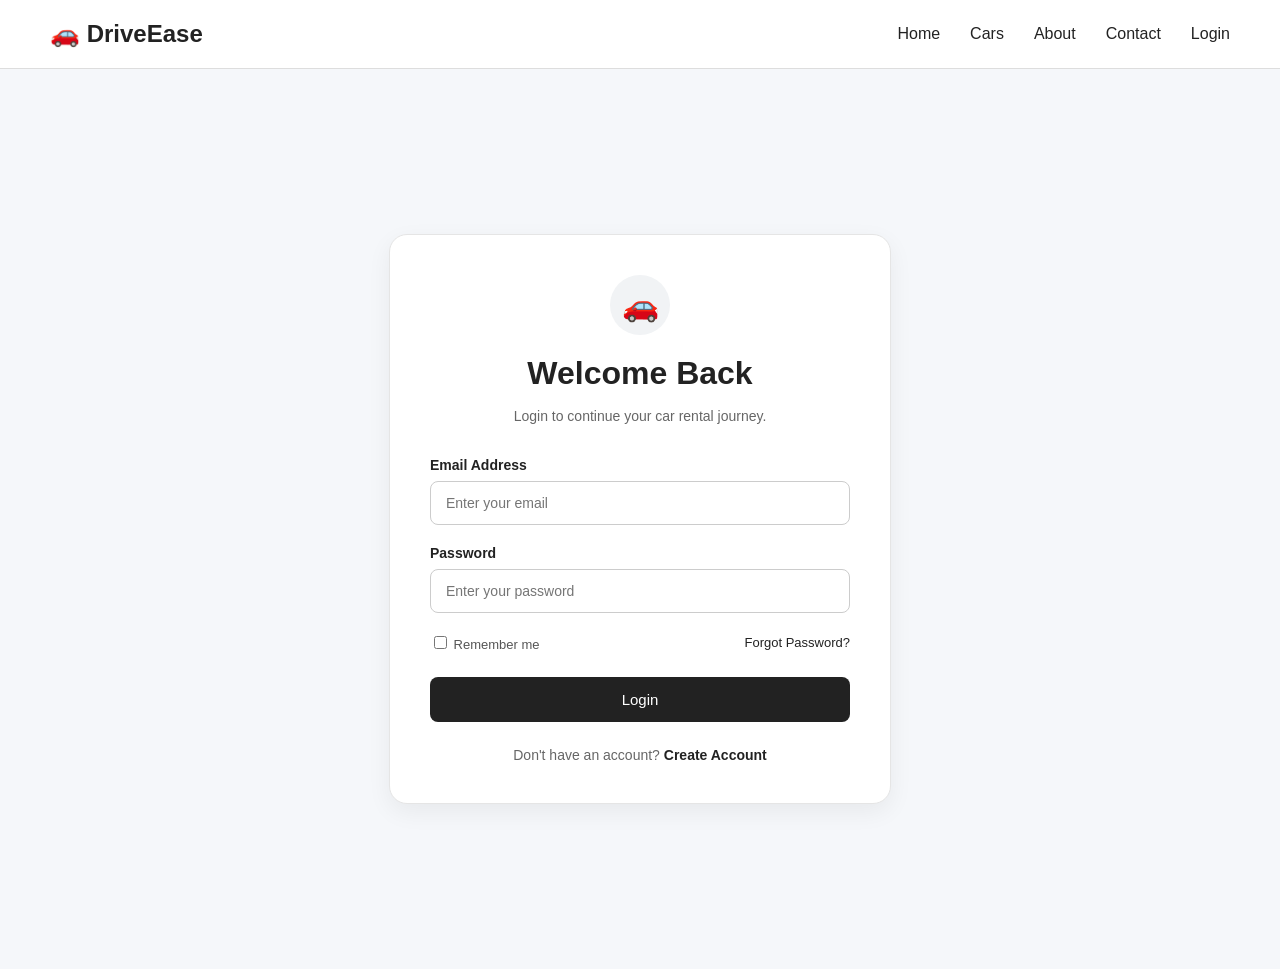
<file: frontend/pages/login.html>
<!DOCTYPE html>
<html lang="en">

<head>

    <meta charset="UTF-8">

    <meta name="viewport" content="width=device-width, initial-scale=1.0">

    <title>Login - DriveEase</title>

    <link rel="stylesheet" href="../css/style.css">

</head>

<body>

    <!-- Navigation -->

    <header class="navbar">

        <div class="logo">
            🚗 DriveEase
        </div>

        <nav>

            <a href="../index.html">Home</a>

            <a href="cars.html">Cars</a>

            <a href="about.html">About</a>
<a href="pages/contact.html">Contact</a>
            <a href="login.html">Login</a>

        </nav>

    </header>


    <!-- Login Page -->

    <main>

        <section class="login-page">

            <div class="login-card">

                <div class="login-logo">
                    🚗
                </div>

                <h1>Welcome Back</h1>

                <p class="login-subtitle">
                    Login to continue your car rental journey.
                </p>


                <form id="login-form">

                    <div class="form-group">

                        <label for="login-email">
                            Email Address
                        </label>

                        <input
                            type="email"
                            id="login-email"
                            placeholder="Enter your email"
                        >

                    </div>


                    <div class="form-group">

                        <label for="login-password">
                            Password
                        </label>

                        <input
                            type="password"
                            id="login-password"
                            placeholder="Enter your password"
                        >

                    </div>


                    <div class="login-options">

                        <label>
                            <input type="checkbox" id="remember-me">
                            Remember me
                        </label>

                        <a href="#">
                            Forgot Password?
                        </a>

                    </div>


                    <button
                        type="submit"
                        class="login-btn"
                    >
                        Login
                    </button>

                </form>


                <p class="register-text">

                    Don't have an account?

                    <a href="register.html">
                        Create Account
                    </a>

                </p>

            </div>

        </section>

    </main>


    <script src="../js/script.js"></script>

</body>

</html>
</file>
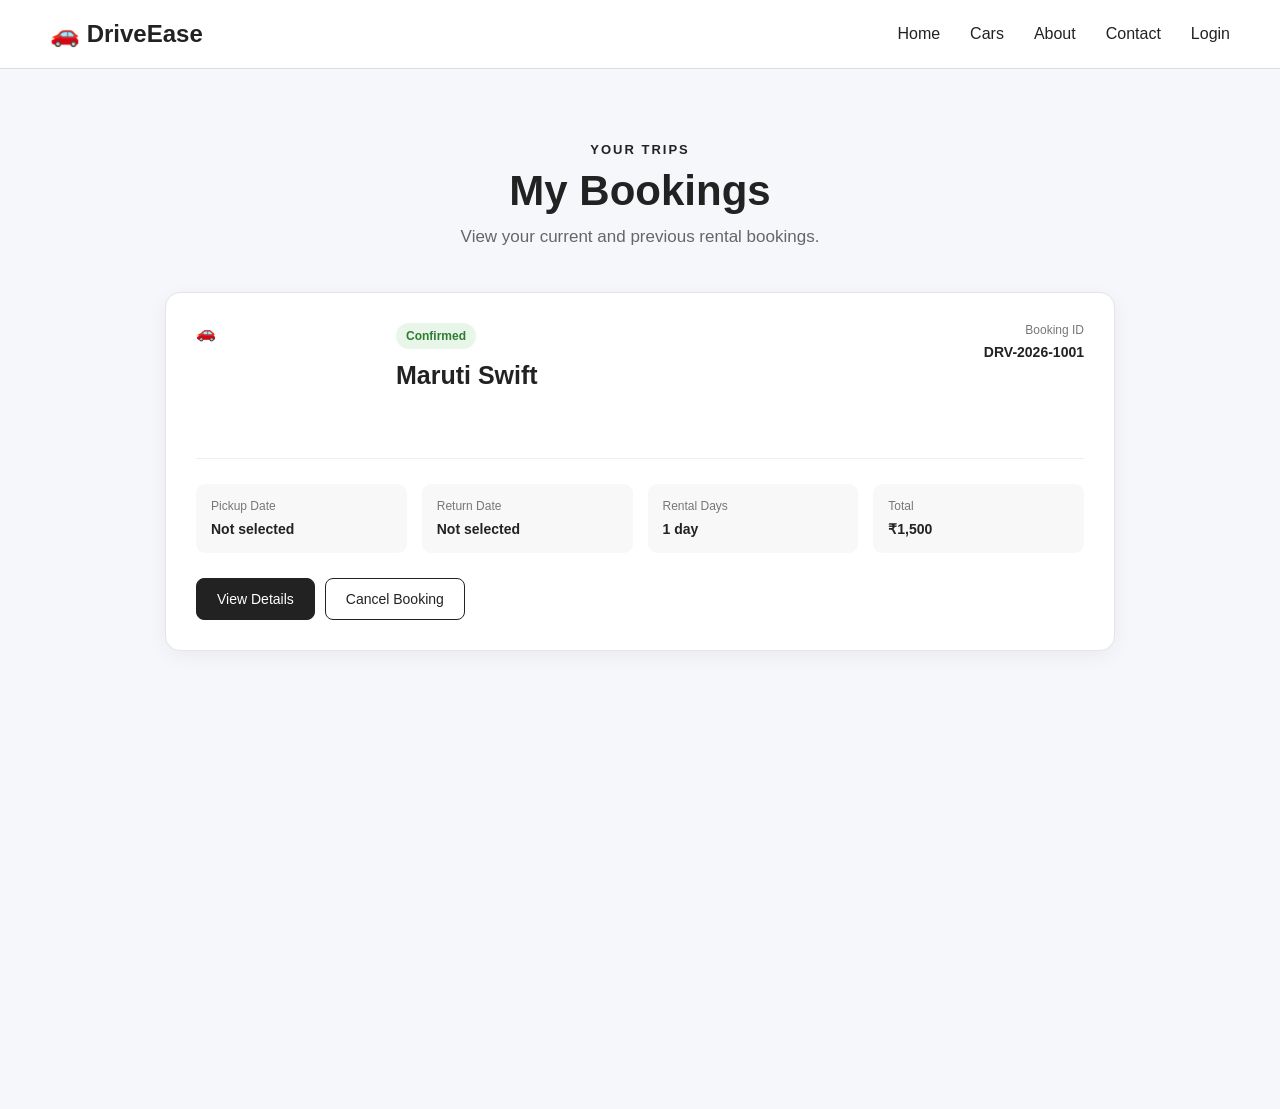
<file: frontend/pages/my-bookings.html>
<!DOCTYPE html>
<html lang="en">

<head>

    <meta charset="UTF-8">

    <meta name="viewport" content="width=device-width, initial-scale=1.0">

    <title>My Bookings - DriveEase</title>

    <link rel="stylesheet" href="../css/style.css">

</head>

<body>

    <!-- Navigation -->

    <header class="navbar">

        <div class="logo">
            🚗 DriveEase
        </div>

        <nav>

            <a href="../index.html">Home</a>

            <a href="cars.html">Cars</a>

            <a href="about.html">About</a>

            <a href="contact.html">Contact</a>

            <a href="login.html" id="login-link">Login</a>

        </nav>

    </header>


    <!-- My Bookings -->

    <main>

        <section class="my-bookings-page">

            <div class="bookings-heading">

                <p>YOUR TRIPS</p>

                <h1>My Bookings</h1>

                <span>
                    View your current and previous rental bookings.
                </span>

            </div>


            <div class="booking-list" id="booking-list">


                <!-- Current Booking -->

                <div class="user-booking-card">


                    <!-- Booking Top Section -->

                    <div class="user-booking-top">


                        <!-- Car Image -->

                        <div
                            class="booking-car-image"
                            id="my-booking-image"
                        >
                            🚗
                        </div>


                        <!-- Car Information -->

                        <div class="booking-car-info">

                            <span class="booking-status confirmed">
                                Confirmed
                            </span>

                            <h2 id="my-booking-car">
                                Maruti Swift
                            </h2>

                        </div>


                        <!-- Booking ID -->

                        <div class="booking-id">

                            <span>
                                Booking ID
                            </span>

                            <strong id="my-booking-id">
                                DRV-2026-1001
                            </strong>

                        </div>

                    </div>


                    <!-- Booking Details -->

                    <div class="user-booking-details">


                        <div>

                            <span>
                                Pickup Date
                            </span>

                            <strong id="my-pickup-date">
                                Not selected
                            </strong>

                        </div>


                        <div>

                            <span>
                                Return Date
                            </span>

                            <strong id="my-return-date">
                                Not selected
                            </strong>

                        </div>


                        <div>

                            <span>
                                Rental Days
                            </span>

                            <strong id="my-rental-days">
                                1 day
                            </strong>

                        </div>


                        <div>

                            <span>
                                Total
                            </span>

                            <strong id="my-total">
                                ₹1,500
                            </strong>

                        </div>

                    </div>


                    <!-- Booking Actions -->

                    <div class="user-booking-actions">

<button
    class="view-booking-btn"
    id="view-booking-btn"
>
    View Details
</button>
                        <button class="cancel-booking-btn">
                            Cancel Booking
                        </button>

                    </div>


                </div>


            </div>

        </section>

    </main>


    <script src="../js/script.js"></script>

</body>

</html>
</file>
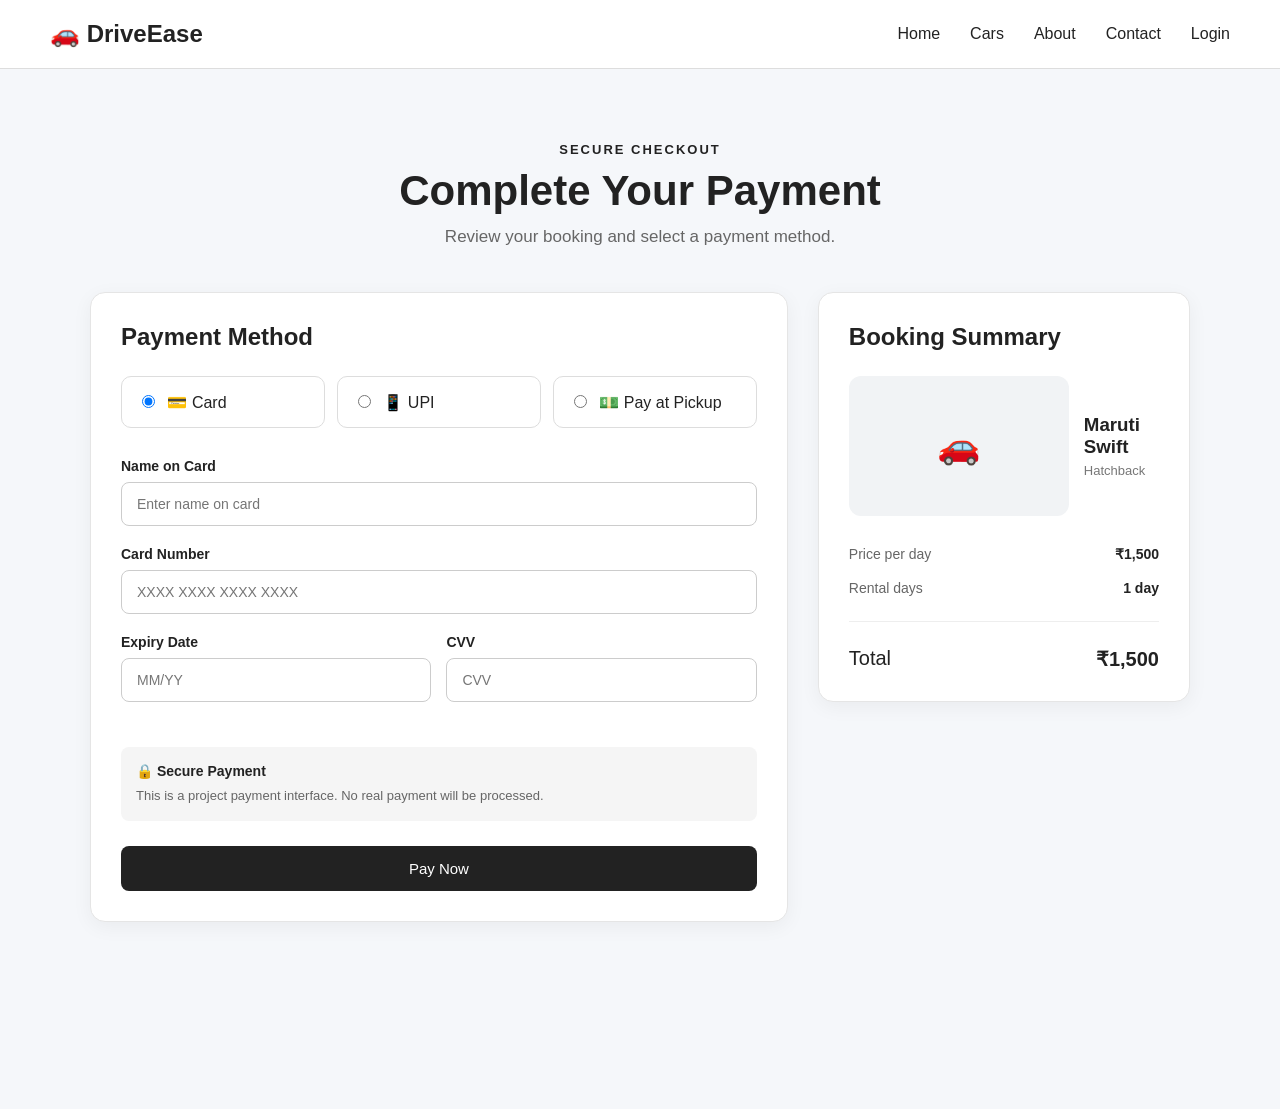
<file: frontend/pages/payment.html>
<!DOCTYPE html>
<html lang="en">

<head>

    <meta charset="UTF-8">

    <meta name="viewport" content="width=device-width, initial-scale=1.0">

    <title>Payment - DriveEase</title>

    <link rel="stylesheet" href="../css/style.css">

</head>

<body>

    <!-- Navigation -->

    <header class="navbar">

        <div class="logo">
            🚗 DriveEase
        </div>

        <nav>

            <a href="../index.html">Home</a>

            <a href="cars.html">Cars</a>

            <a href="about.html">About</a>
            <a href="pages/contact.html">Contact</a>
            <a href="#">Login</a>

        </nav>

    </header>


    <!-- Payment Page -->

    <main>

        <section class="payment-page">

            <div class="payment-heading">

                <p>SECURE CHECKOUT</p>

                <h1>Complete Your Payment</h1>

                <span>
                    Review your booking and select a payment method.
                </span>

            </div>


            <div class="payment-container">


                <!-- Payment Methods -->

                <div class="payment-form">

                    <h2>Payment Method</h2>


                    <div class="payment-methods">

                        <label class="payment-method">

                            <input
                                type="radio"
                                name="payment"
                                value="card"
                                checked
                            >

                            <span>💳 Card</span>

                        </label>


                        <label class="payment-method">

                            <input
                                type="radio"
                                name="payment"
                                value="upi"
                            >

                            <span>📱 UPI</span>

                        </label>


                        <label class="payment-method">

                            <input
                                type="radio"
                                name="payment"
                                value="cash"
                            >

                            <span>💵 Pay at Pickup</span>

                        </label>

                    </div>


                    <!-- Card Details -->

                    <div class="card-details-form">

                        <div class="form-group">

                            <label for="card-name">
                                Name on Card
                            </label>

                            <input
                                type="text"
                                id="card-name"
                                placeholder="Enter name on card"
                            >

                        </div>


                        <div class="form-group">

                            <label for="card-number">
                                Card Number
                            </label>

                            <input
                                type="text"
                                id="card-number"
                                placeholder="XXXX XXXX XXXX XXXX"
                                maxlength="19"
                            >

                        </div>


                        <div class="form-row">

                            <div class="form-group">

                                <label for="expiry">
                                    Expiry Date
                                </label>

                                <input
                                    type="text"
                                    id="expiry"
                                    placeholder="MM/YY"
                                >

                            </div>


                            <div class="form-group">

                                <label for="cvv">
                                    CVV
                                </label>

                                <input
                                    type="password"
                                    id="cvv"
                                    placeholder="CVV"
                                    maxlength="3"
                                >

                            </div>

                        </div>

                    </div>


                    <div class="payment-security">

                        <strong>🔒 Secure Payment</strong>

                        <p>
                            This is a project payment interface.
                            No real payment will be processed.
                        </p>

                    </div>


<button class="pay-btn" id="pay-now">
    Pay Now
</button>
                </div>


                <!-- Payment Summary -->

                <div class="payment-summary">

                    <h2>Booking Summary</h2>


                    <div class="payment-car">

                        <div class="payment-car-image">
                            🚗
                        </div>

                        <div>

                            <h3 id="payment-car-name">
                                Maruti Swift
                            </h3>

                            <p id="payment-car-type">
                                Hatchback
                            </p>

                        </div>

                    </div>


                    <div class="payment-line">

                        <span>Price per day</span>

                        <strong id="payment-price">
                            ₹1,500
                        </strong>

                    </div>


                    <div class="payment-line">

                        <span>Rental days</span>

                        <strong id="payment-days">
                            1 day
                        </strong>

                    </div>


                    <div class="payment-divider"></div>


                    <div class="payment-total">

                        <span>Total</span>

                        <strong id="payment-total">
                            ₹1,500
                        </strong>

                    </div>

                </div>

            </div>

        </section>

    </main>


    <script src="../js/script.js"></script>

</body>

</html>
</file>
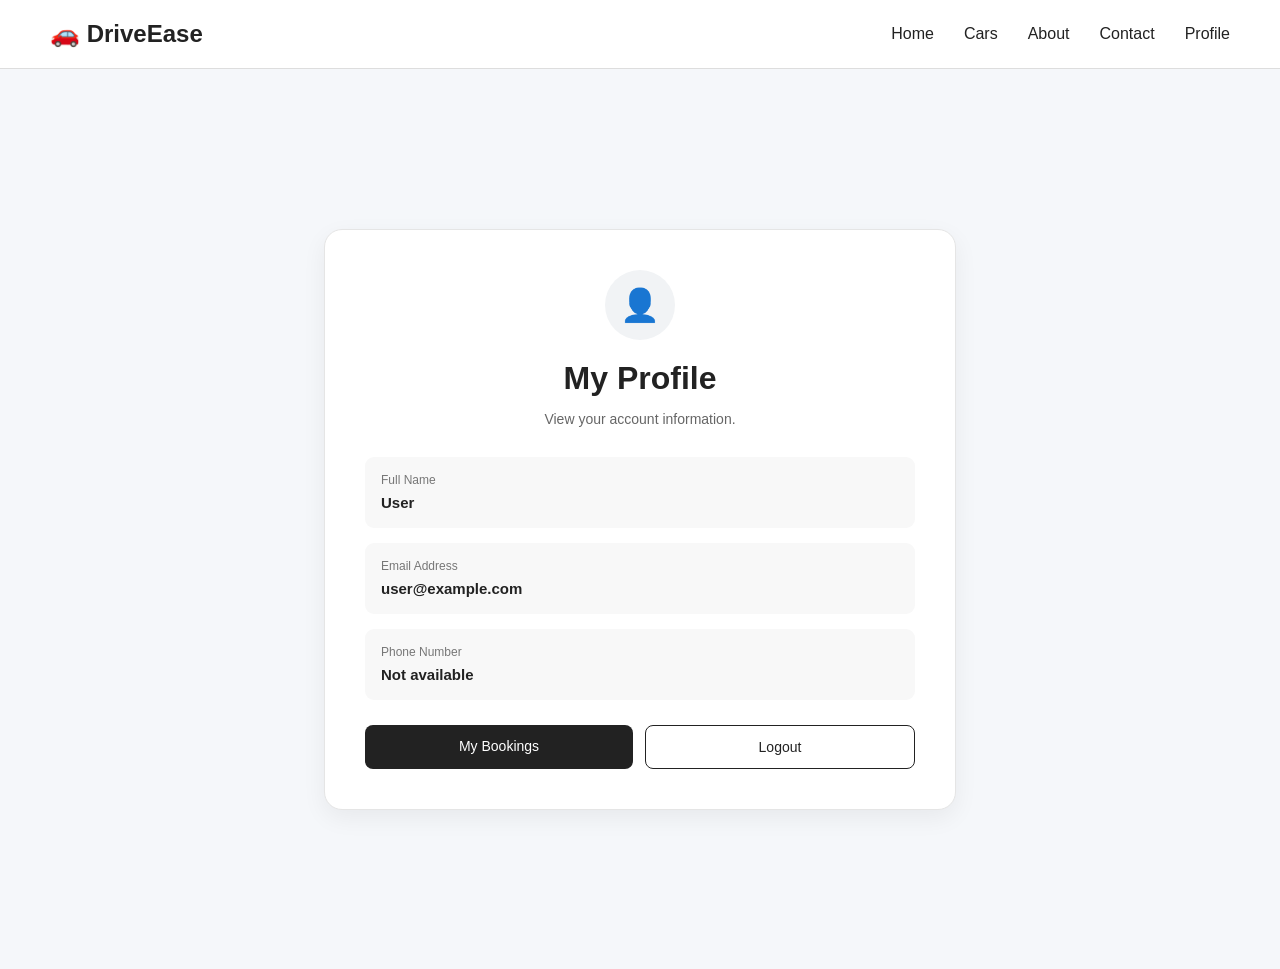
<file: frontend/pages/profile.html>
<!DOCTYPE html>
<html lang="en">

<head>

    <meta charset="UTF-8">

    <meta name="viewport" content="width=device-width, initial-scale=1.0">

    <title>My Profile - DriveEase</title>

    <link rel="stylesheet" href="../css/style.css">

</head>

<body>

    <header class="navbar">

        <div class="logo">
            🚗 DriveEase
        </div>

        <nav>

            <a href="../index.html">Home</a>

            <a href="cars.html">Cars</a>

            <a href="#">About</a>

            <a href="pages/contact.html">Contact</a>
            <a href="profile.html">Profile</a>

        </nav>

    </header>


    <main>

        <section class="profile-page">

            <div class="profile-card">

                <div class="profile-icon">
                    👤
                </div>

                <h1>My Profile</h1>

                <p class="profile-subtitle">
                    View your account information.
                </p>


                <div class="profile-details">

                    <div class="profile-item">

                        <span>Full Name</span>

                        <strong id="profile-name">
                            User
                        </strong>

                    </div>


                    <div class="profile-item">

                        <span>Email Address</span>

                        <strong id="profile-email">
                            user@example.com
                        </strong>

                    </div>


                    <div class="profile-item">

                        <span>Phone Number</span>

                        <strong id="profile-phone">
                            Not available
                        </strong>

                    </div>

                </div>


                <div class="profile-actions">

                    <a
                        href="my-bookings.html"
                        class="profile-btn"
                    >
                        My Bookings
                    </a>

                    <button
                        class="logout-btn"
                        id="logout-btn"
                    >
                        Logout
                    </button>

                </div>

            </div>

        </section>

    </main>


    <script src="../js/script.js"></script>

</body>

</html>
</file>
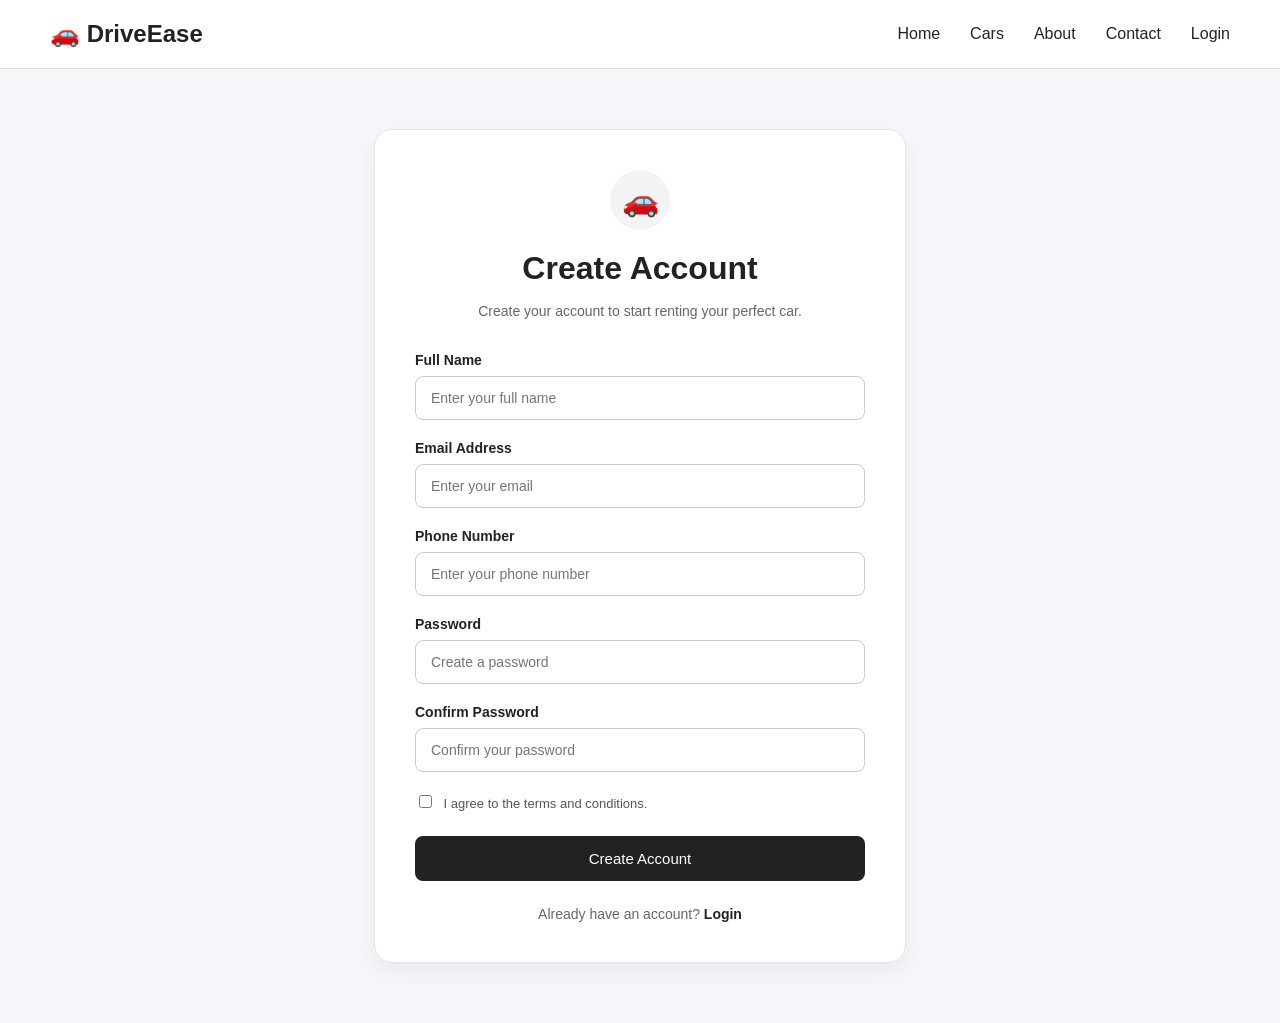
<file: frontend/pages/register.html>
<!DOCTYPE html>
<html lang="en">

<head>

    <meta charset="UTF-8">

    <meta name="viewport" content="width=device-width, initial-scale=1.0">

    <title>Create Account - DriveEase</title>

    <link rel="stylesheet" href="../css/style.css">

</head>

<body>

    <!-- Navigation -->

    <header class="navbar">

        <div class="logo">
            🚗 DriveEase
        </div>

        <nav>

            <a href="../index.html">Home</a>

            <a href="cars.html">Cars</a>
<a href="about.html">About</a>
            
<a href="pages/contact.html">Contact</a>
            <a href="login.html">Login</a>

        </nav>

    </header>


    <!-- Register Page -->

    <main>

        <section class="register-page">

            <div class="register-card">

                <div class="register-logo">
                    🚗
                </div>

                <h1>Create Account</h1>

                <p class="register-subtitle">
                    Create your account to start renting your perfect car.
                </p>


                <form id="register-form">


                    <div class="form-group">

                        <label for="register-name">
                            Full Name
                        </label>

                        <input
                            type="text"
                            id="register-name"
                            placeholder="Enter your full name"
                        >

                    </div>


                    <div class="form-group">

                        <label for="register-email">
                            Email Address
                        </label>

                        <input
                            type="email"
                            id="register-email"
                            placeholder="Enter your email"
                        >

                    </div>


                    <div class="form-group">

                        <label for="register-phone">
                            Phone Number
                        </label>

                        <input
                            type="tel"
                            id="register-phone"
                            placeholder="Enter your phone number"
                        >

                    </div>


                    <div class="form-group">

                        <label for="register-password">
                            Password
                        </label>

                        <input
                            type="password"
                            id="register-password"
                            placeholder="Create a password"
                        >

                    </div>


                    <div class="form-group">

                        <label for="confirm-password">
                            Confirm Password
                        </label>

                        <input
                            type="password"
                            id="confirm-password"
                            placeholder="Confirm your password"
                        >

                    </div>


                    <div class="terms-box">

                        <label>

                            <input
                                type="checkbox"
                                id="terms"
                            >

                            I agree to the terms and conditions.

                        </label>

                    </div>


                    <button
                        type="submit"
                        class="register-btn"
                    >
                        Create Account
                    </button>

                </form>


                <p class="login-text">

                    Already have an account?

                    <a href="login.html">
                        Login
                    </a>

                </p>

            </div>

        </section>

    </main>


    <script src="../js/script.js"></script>

</body>

</html>
</file>
<file: frontend/css/style.css>
body {
    margin: 0;
    font-family: Arial, sans-serif;
}

.navbar {
    display: flex;
    justify-content: space-between;
    align-items: center;
    padding: 20px 50px;
    background-color: #ffffff;
    border-bottom: 1px solid #dddddd;
}

.logo {
    font-size: 24px;
    font-weight: bold;
}

nav {
    display: flex;
    gap: 30px;
}

nav a {
    text-decoration: none;
    color: #222222;
    font-size: 16px;
}

nav a:hover {
    text-decoration: underline;
}
.hero {
    min-height: 500px;
    display: flex;
    justify-content: center;
    align-items: center;
    text-align: center;
    background-color: #f5f7fa;
    padding: 40px 20px;
}

.hero-content {
    max-width: 700px;
}

.hero h1 {
    font-size: 52px;
    margin-bottom: 20px;
}

.hero p {
    font-size: 20px;
    margin-bottom: 30px;
}

.search-box {
    display: flex;
    justify-content: center;
    gap: 10px;
}

.search-box input {
    width: 350px;
    padding: 15px;
    border: 1px solid #cccccc;
    border-radius: 8px;
    font-size: 16px;
}

.search-box button {
    padding: 15px 25px;
    border: none;
    border-radius: 8px;
    cursor: pointer;
    font-size: 16px;
}
.popular-cars {
    padding: 80px 50px;
    background-color: #ffffff;
}

.section-heading {
    text-align: center;
    margin-bottom: 45px;
}

.section-heading h2 {
    font-size: 36px;
    margin-bottom: 10px;
}

.section-heading p {
    font-size: 17px;
    color: #666666;
}

.car-container {
display: flex;
flex-direction: row;
justify-content: center;
align-items: stretch;
gap: 25px;
flex-wrap: nowrap;
max-width: 1200px;
margin: 0 auto;
overflow-x: auto;
padding: 10px 5px 20px;
}

.car-container .car-card {
flex: 0 0 280px;
width: 280px;
}


.car-card {
    width: 300px;
    background-color: #ffffff;
    border: 1px solid #e5e5e5;
    border-radius: 15px;
    overflow: hidden;
    box-shadow: 0 5px 20px rgba(0, 0, 0, 0.08);
}

.car-image {
    height: 200px;
    display: flex;
    justify-content: center;
    align-items: center;
    background-color: #f1f3f5;
    font-size: 90px;
}

.car-info {
    padding: 25px;
}

.car-info h3 {
    margin: 0 0 8px;
    font-size: 22px;
}

.car-type {
    color: #777777;
    margin-bottom: 18px;
}

.car-details {
    display: flex;
    gap: 12px;
    flex-wrap: wrap;
    margin-bottom: 20px;
}

.car-details span {
    background-color: #f5f5f5;
    padding: 6px 10px;
    border-radius: 6px;
    font-size: 13px;
}

.car-price {
    font-size: 20px;
    font-weight: bold;
    margin-bottom: 20px;
}

.details-btn {
    width: 100%;
    padding: 12px;
    border: none;
    border-radius: 8px;
    cursor: pointer;
    font-size: 15px;
    background-color: #222222;
    color: white;
}

.details-btn:hover {
    opacity: 0.85;
}
.why-us {
    padding: 80px 50px;
    background-color: #f5f7fa;
}

.features-container {
    display: flex;
    justify-content: center;
    gap: 30px;
    flex-wrap: wrap;
}

.feature-card {
    width: 280px;
    text-align: center;
    background-color: #ffffff;
    padding: 35px 25px;
    border-radius: 15px;
    border: 1px solid #e5e5e5;
}

.feature-icon {
    font-size: 50px;
    margin-bottom: 20px;
}

.feature-card h3 {
    font-size: 21px;
    margin-bottom: 12px;
}

.feature-card p {
    color: #666666;
    line-height: 1.6;
    font-size: 15px;
}
.green-section {
    padding: 80px 50px;
    text-align: center;
    background-color: #eef7f1;
}

.green-content {
    max-width: 1000px;
    margin: auto;
}

.green-label {
    font-size: 14px;
    font-weight: bold;
    letter-spacing: 2px;
    margin-bottom: 10px;
}

.green-section h2 {
    font-size: 38px;
    margin-bottom: 15px;
}

.green-text {
    max-width: 650px;
    margin: 0 auto 45px;
    font-size: 18px;
    line-height: 1.6;
}

.green-features {
    display: flex;
    justify-content: center;
    gap: 25px;
    flex-wrap: wrap;
    margin-bottom: 40px;
}

.green-feature {
    width: 250px;
    background-color: white;
    padding: 25px;
    border-radius: 15px;
}

.green-feature span {
    font-size: 40px;
}

.green-feature h3 {
    font-size: 19px;
    margin: 15px 0 10px;
}

.green-feature p {
    color: #666666;
    font-size: 14px;
    line-height: 1.5;
}

.green-btn {
    padding: 14px 28px;
    border: none;
    border-radius: 8px;
    cursor: pointer;
    font-size: 16px;
}
.how-it-works {
    padding: 80px 50px;
    background-color: #ffffff;
}

.steps-container {
    display: flex;
    justify-content: center;
    gap: 30px;
    flex-wrap: wrap;
}

.step-card {
    width: 280px;
    text-align: center;
    padding: 30px 25px;
    border: 1px solid #e5e5e5;
    border-radius: 15px;
    background-color: #ffffff;
}

.step-number {
    font-size: 14px;
    font-weight: bold;
    margin-bottom: 15px;
}

.step-icon {
    font-size: 45px;
    margin-bottom: 15px;
}

.step-card h3 {
    font-size: 21px;
    margin-bottom: 12px;
}

.step-card p {
    color: #666666;
    line-height: 1.6;
    font-size: 15px;
}.cta-section {
    padding: 80px 30px;
    text-align: center;
    background-color: #f5f7fa;
}

.cta-content {
    max-width: 700px;
    margin: auto;
}

.cta-label {
    font-size: 13px;
    font-weight: bold;
    letter-spacing: 2px;
    margin-bottom: 12px;
}

.cta-section h2 {
    font-size: 38px;
    margin-bottom: 15px;
}

.cta-section p {
    font-size: 18px;
    line-height: 1.6;
    margin-bottom: 30px;
    color: #555555;
}

.cta-btn {
    padding: 14px 30px;
    border: none;
    border-radius: 8px;
    cursor: pointer;
    font-size: 16px;
    background-color: #222222;
    color: white;
}

.cta-btn:hover {
    opacity: 0.85;
}.footer {
    background-color: #222222;
    color: white;
    padding-top: 60px;
}

.footer-container {
    max-width: 1100px;
    margin: auto;
    padding: 0 40px 50px;
    display: flex;
    justify-content: space-between;
    gap: 50px;
    flex-wrap: wrap;
}

.footer-column {
    max-width: 300px;
}

.footer-logo {
    font-size: 24px;
    font-weight: bold;
    margin-bottom: 15px;
}

.footer-column p {
    color: #cccccc;
    line-height: 1.6;
    font-size: 14px;
}

.footer-column h3 {
    margin-bottom: 18px;
    font-size: 18px;
}

.footer-column a {
    display: block;
    color: #cccccc;
    text-decoration: none;
    margin-bottom: 10px;
    font-size: 14px;
}

.footer-column a:hover {
    text-decoration: underline;
}

.footer-bottom {
    border-top: 1px solid #444444;
    text-align: center;
    padding: 20px;
}

.footer-bottom p {
    margin: 0;
    color: #aaaaaa;
    font-size: 13px;
}
/* ================================
   RESPONSIVE DESIGN
   ================================ */

@media (max-width: 768px) {

    /* Navigation */
    .navbar {
        padding: 18px 20px;
        flex-direction: column;
        gap: 15px;
    }

    nav {
        gap: 15px;
        flex-wrap: wrap;
        justify-content: center;
    }

    nav a {
        font-size: 14px;
    }


    /* Hero Section */
    .hero {
        min-height: 400px;
        padding: 40px 20px;
    }

    .hero h1 {
        font-size: 38px;
    }

    .hero p {
        font-size: 17px;
    }

    .search-box {
        flex-direction: column;
        align-items: center;
    }

    .search-box input {
        width: 90%;
        max-width: 350px;
    }

    .search-box button {
        width: 150px;
    }


    /* Section Headings */
    .section-heading h2 {
        font-size: 30px;
    }


    /* Popular Cars */
    .popular-cars {
        padding: 60px 20px;
    }
    .car-container {
    justify-content: flex-start;
    overflow-x: auto;
    flex-wrap: nowrap;
    gap: 18px;
    padding-bottom: 15px;
}

.car-container .car-card {
    flex: 0 0 280px;
}


    /* Why Choose Us */
    .why-us {
        padding: 60px 20px;
    }


    /* Drive Green */
    .green-section {
        padding: 60px 20px;
    }

    .green-section h2 {
        font-size: 32px;
    }


    /* How It Works */
    .how-it-works {
        padding: 60px 20px;
    }


    /* CTA */
    .cta-section {
        padding: 60px 20px;
    }

    .cta-section h2 {
        font-size: 32px;
    }


    /* Footer */
    .footer-container {
        padding: 0 25px 40px;
        flex-direction: column;
    }

}
/* =================================
   HOME PAGE DESIGN IMPROVEMENTS
   ================================= */

html {
    scroll-behavior: smooth;
}

body {
    color: #222222;
    background-color: #ffffff;
}


/* Navigation Hover Effect */

nav a {
    transition: 0.3s;
}

nav a:hover {
    text-decoration: none;
    transform: translateY(-2px);
}


/* General Button Hover */

button {
    transition: 0.3s;
}

button:hover {
    transform: translateY(-2px);
}


/* Car Card Hover */

.car-card {
    transition: 0.3s;
}

.car-card:hover {
    transform: translateY(-8px);
}


/* Feature Card Hover */

.feature-card {
    transition: 0.3s;
}

.feature-card:hover {
    transform: translateY(-8px);
}


/* Step Card Hover */

.step-card {
    transition: 0.3s;
}

.step-card:hover {
    transform: translateY(-8px);
}


/* Search Button */

.search-box button:hover {
    transform: translateY(-2px);
}


/* Footer Links */

.footer-column a {
    transition: 0.3s;
}

.footer-column a:hover {
    padding-left: 5px;
}
/* =================================
   CARS PAGE
   ================================= */

.cars-header {
    text-align: center;
    padding: 70px 20px 40px;
    background-color: #f5f7fa;
}

.cars-header h1 {
    font-size: 42px;
    margin-bottom: 15px;
}

.cars-header p {
    font-size: 17px;
    color: #666666;
    max-width: 650px;
    margin: auto;
    line-height: 1.6;
}


/* Search Area */

.cars-section {
    padding: 50px;
}

.search-area {
    max-width: 850px;
    margin: 0 auto 50px;
    display: flex;
    justify-content: center;
    gap: 10px;
}

.search-area input {
    flex: 1;
    padding: 16px 18px;
    border: 1px solid #cccccc;
    border-radius: 8px;
    font-size: 16px;
    outline: none;
}

.search-area input:focus {
    border-color: #222222;
}

.search-area button {
    padding: 16px 30px;
    border: none;
    border-radius: 8px;
    background-color: #222222;
    color: white;
    font-size: 16px;
    cursor: pointer;
}

.search-area button:hover {
    opacity: 0.85;
}
@media (max-width: 768px) {

    .cars-header {
        padding: 50px 20px 30px;
    }

    .cars-header h1 {
        font-size: 32px;
    }

    .cars-header p {
        font-size: 15px;
    }

    .cars-section {
        padding: 35px 20px;
    }

    .search-area {
        flex-direction: column;
        margin-bottom: 35px;
    }

    .search-area input {
        width: 100%;
        box-sizing: border-box;
    }

    .search-area button {
        width: 100%;
    }

}
/* =================================
   CAR FILTERS AND SORT
   ================================= */
.cars-content {
    max-width: 1500px;
    margin: auto;
}

.cars-list-header {
    grid-column: 2;
    grid-row: 1;
}

.cars-list {
    display: grid;
    grid-template-columns: repeat(3, 1fr);
    gap: 25px;
}

.filter-area {
    background-color: #ffffff;
    border: 1px solid #e5e5e5;
    border-radius: 15px;
    padding: 25px;
    box-shadow: 0 5px 20px rgba(0, 0, 0, 0.05);
    margin-bottom: 30px;
}

.filter-heading {
    display: flex;
    justify-content: space-between;
    align-items: center;
    margin-bottom: 25px;
}

.filter-heading h3 {
    margin: 0;
    font-size: 21px;
}

.clear-filter {
    border: none;
    background: none;
    cursor: pointer;
    font-size: 13px;
    text-decoration: underline;
}

.filter-group {
    margin-bottom: 22px;
}

.filter-group label {
    display: block;
    font-size: 14px;
    font-weight: bold;
    margin-bottom: 8px;
}

.filter-group select {
    width: 100%;
    padding: 11px;
    border: 1px solid #cccccc;
    border-radius: 7px;
    background-color: white;
    font-size: 14px;
}


/* Sort */

.cars-list-header {
    display: flex;
    justify-content: space-between;
    align-items: center;
    margin-bottom: 25px;
    gap: 20px;
}

.cars-count {
    margin: 0;
    color: #666666;
    font-size: 15px;
}

.sort-area {
    display: flex;
    align-items: center;
    gap: 10px;
}

.sort-area label {
    font-size: 14px;
    font-weight: bold;
}

.sort-area select {
    padding: 10px 12px;
    border: 1px solid #cccccc;
    border-radius: 7px;
    background-color: white;
    font-size: 14px;
}
@media (max-width: 768px) {

    .cars-content {
        grid-template-columns: 1fr;
    }

    .filter-area {
        width: 100%;
        box-sizing: border-box;
    }

    .cars-list-header {
        flex-direction: column;
        align-items: flex-start;
    }

    .sort-area {
        width: 100%;
    }

    .sort-area select {
        flex: 1;
    }

}
/* =================================
   CAR CARD DESIGN
   ================================= */

.car-card {
    overflow: hidden;
    background-color: #ffffff;
    border: 1px solid #e5e5e5;
    border-radius: 15px;
    box-shadow: 0 5px 20px rgba(0, 0, 0, 0.06);
    transition: 0.3s;
}

.car-image {
    height: 210px;
    display: flex;
    align-items: center;
    justify-content: center;
    background-color: #f1f3f5;
    font-size: 85px;
}

.car-info {
    padding: 22px;
}

.car-title-row {
    display: flex;
    justify-content: space-between;
    align-items: flex-start;
    gap: 15px;
}

.car-title-row h3 {
    margin: 0 0 6px;
    font-size: 21px;
}

.car-type {
    margin: 0;
    color: #777777;
    font-size: 14px;
}

.availability {
    padding: 6px 10px;
    border-radius: 20px;
    font-size: 12px;
    font-weight: bold;
    white-space: nowrap;
}

.available {
    background-color: #e8f5e9;
    color: #2e7d32;
}

.rented {
    background-color: #ffebee;
    color: #c62828;
}

.car-details {
    display: flex;
    gap: 8px;
    flex-wrap: wrap;
    margin: 18px 0;
}

.car-details span {
    padding: 7px 10px;
    border-radius: 6px;
    background-color: #f5f5f5;
    font-size: 12px;
}

.eco-label {
    margin: 0 0 18px;
    font-size: 13px;
    font-weight: bold;
}

.car-bottom {
    border-top: 1px solid #eeeeee;
    padding-top: 18px;
}

.car-price {
    margin: 0 0 15px;
    font-size: 22px;
    font-weight: bold;
}

.car-price span {
    font-size: 13px;
    color: #777777;
    font-weight: normal;
}

.car-actions {
    display: flex;
    gap: 10px;
}

.car-actions button {
    flex: 1;
    padding: 11px 8px;
    border-radius: 7px;
    cursor: pointer;
    font-size: 13px;
}

.details-btn {
    display: block;
    text-align: center;
    text-decoration: none;
    background-color: white;
    border: 1px solid #222222;
    color: #222222;
}
.book-btn {
    display: block;
    flex: 1;
    text-align: center;
    text-decoration: none;
    box-sizing: border-box;
    padding: 11px 8px;
    border-radius: 7px;
    background-color: #222222;
    border: 1px solid #222222;
    color: white;
}
.disabled-btn {
    opacity: 0.5;
    cursor: not-allowed !important;
}@media (max-width: 768px) {

    .cars-list {
        grid-template-columns: 1fr;
    }

    .car-title-row {
        flex-direction: column;
        gap: 10px;
    }

    .car-actions {
        flex-direction: column;
    }

}
/* =================================
   CAR DETAILS PAGE
   ================================= */

.car-details-page {
    max-width: 1100px;
    margin: 60px auto;
    padding: 0 40px;
    display: grid;
    grid-template-columns: 1fr 1fr;
    gap: 60px;
    align-items: center;
}

.details-image {
    height: 450px;
    display: flex;
    justify-content: center;
    align-items: center;
    background-color: #f1f3f5;
    border-radius: 20px;
    font-size: 150px;
}

.details-type {
    font-size: 13px;
    font-weight: bold;
    letter-spacing: 2px;
    color: #777777;
    margin-bottom: 10px;
}

.details-content h1 {
    font-size: 44px;
    margin-bottom: 15px;
}

.details-description {
    color: #666666;
    line-height: 1.7;
    font-size: 16px;
    margin-bottom: 25px;
}

.details-price {
    margin-bottom: 30px;
}

.details-price strong {
    font-size: 32px;
}

.details-price span {
    color: #777777;
    font-size: 15px;
}


/* Specifications */

.specifications {
    display: grid;
    grid-template-columns: repeat(4, 1fr);
    gap: 12px;
    margin-bottom: 30px;
}

.spec-item {
    text-align: center;
    border: 1px solid #e5e5e5;
    border-radius: 10px;
    padding: 15px 8px;
}

.spec-item span {
    display: block;
    font-size: 24px;
    margin-bottom: 8px;
}

.spec-item strong {
    font-size: 14px;
}

.spec-item p {
    margin: 5px 0 0;
    color: #777777;
    font-size: 12px;
}


/* Eco Information */

.eco-information {
    padding: 20px;
    border-radius: 12px;
    background-color: #eef7f1;
    margin-bottom: 30px;
}

.eco-information h3 {
    margin-top: 0;
    margin-bottom: 8px;
}

.eco-information p {
    margin: 0;
    color: #555555;
    font-size: 14px;
    line-height: 1.5;
}


/* Buttons */

.details-actions {
    display: flex;
    gap: 12px;
}

.details-actions button {
    padding: 14px 25px;
    border-radius: 8px;
    cursor: pointer;
    font-size: 15px;
}

.back-btn {
    background-color: white;
    border: 1px solid #222222;
    color: #222222;
}
@media (max-width: 768px) {

    .car-details-page {
        grid-template-columns: 1fr;
        padding: 0 20px;
        margin: 40px auto;
        gap: 35px;
    }

    .details-image {
        height: 300px;
        font-size: 100px;
    }

    .details-content h1 {
        font-size: 34px;
    }

    .specifications {
        grid-template-columns: repeat(2, 1fr);
    }

    .details-actions {
        flex-direction: column;
    }

}
/* =================================
   BOOKING PAGE
   ================================= */

.booking-page {
    padding: 60px 30px 80px;
    background-color: #f5f7fa;
    min-height: 100vh;
}

.booking-heading {
    text-align: center;
    margin-bottom: 45px;
}

.booking-heading p {
    font-size: 13px;
    font-weight: bold;
    letter-spacing: 2px;
    margin-bottom: 10px;
}

.booking-heading h1 {
    font-size: 42px;
    margin: 0 0 12px;
}

.booking-heading span {
    color: #666666;
    font-size: 17px;
}

.booking-container {
    max-width: 1100px;
    margin: auto;
    display: grid;
    grid-template-columns: 1.5fr 0.8fr;
    gap: 30px;
    align-items: start;
}

.booking-form,
.booking-summary {
    background-color: white;
    border: 1px solid #e5e5e5;
    border-radius: 15px;
    padding: 30px;
    box-shadow: 0 5px 20px rgba(0, 0, 0, 0.05);
}

.booking-form h2,
.booking-summary h2 {
    margin-top: 0;
    margin-bottom: 25px;
}

.form-group {
    margin-bottom: 20px;
}

.form-group label {
    display: block;
    font-size: 14px;
    font-weight: bold;
    margin-bottom: 8px;
}

.form-group input,
.form-group textarea {
    width: 100%;
    box-sizing: border-box;
    padding: 13px 15px;
    border: 1px solid #cccccc;
    border-radius: 8px;
    font-size: 14px;
    font-family: Arial, sans-serif;
    outline: none;
}

.form-group input:focus,
.form-group textarea:focus {
    border-color: #222222;
}

.form-group textarea {
    height: 110px;
    resize: vertical;
}

.form-row {
    display: grid;
    grid-template-columns: 1fr 1fr;
    gap: 15px;
}

.booking-note {
    background-color: #f5f5f5;
    padding: 15px;
    border-radius: 8px;
    margin-bottom: 25px;
}

.booking-note strong {
    font-size: 14px;
}

.booking-note p {
    margin: 6px 0 0;
    font-size: 13px;
    color: #666666;
}

.continue-btn {
    width: 100%;
    padding: 14px;
    border: none;
    border-radius: 8px;
    background-color: #222222;
    color: white;
    font-size: 15px;
    cursor: pointer;
}

.summary-car {
    display: flex;
    align-items: center;
    gap: 15px;
    margin-bottom: 30px;
}

.summary-car-image {
    width: 90px;
    height: 70px;
    border-radius: 10px;
    background-color: #f1f3f5;
    display: flex;
    align-items: center;
    justify-content: center;
    font-size: 35px;
}

.summary-car h3 {
    margin: 0 0 5px;
}

.summary-car p {
    margin: 0;
    color: #777777;
    font-size: 13px;
}

.summary-line {
    display: flex;
    justify-content: space-between;
    margin-bottom: 18px;
    font-size: 14px;
}

.summary-line span {
    color: #666666;
}

.summary-divider {
    border-top: 1px solid #eeeeee;
    margin: 25px 0;
}

.summary-total {
    display: flex;
    justify-content: space-between;
    font-size: 20px;
}
@media (max-width: 768px) {

    .booking-page {
        padding: 45px 20px 60px;
    }

    .booking-heading h1 {
        font-size: 32px;
    }

    .booking-heading span {
        font-size: 15px;
    }

    .booking-container {
        grid-template-columns: 1fr;
    }

    .form-row {
        grid-template-columns: 1fr;
        gap: 0;
    }

}
/* =================================
   PAYMENT PAGE
   ================================= */

.payment-page {
    padding: 60px 30px 80px;
    background-color: #f5f7fa;
    min-height: 100vh;
}

.payment-heading {
    text-align: center;
    margin-bottom: 45px;
}

.payment-heading p {
    font-size: 13px;
    font-weight: bold;
    letter-spacing: 2px;
    margin-bottom: 10px;
}

.payment-heading h1 {
    font-size: 42px;
    margin: 0 0 12px;
}

.payment-heading span {
    color: #666666;
    font-size: 17px;
}

.payment-container {
    max-width: 1100px;
    margin: auto;
    display: grid;
    grid-template-columns: 1.5fr 0.8fr;
    gap: 30px;
    align-items: start;
}

.payment-form,
.payment-summary {
    background-color: white;
    border: 1px solid #e5e5e5;
    border-radius: 15px;
    padding: 30px;
    box-shadow: 0 5px 20px rgba(0, 0, 0, 0.05);
}

.payment-form h2,
.payment-summary h2 {
    margin-top: 0;
    margin-bottom: 25px;
}

.payment-methods {
    display: grid;
    grid-template-columns: repeat(3, 1fr);
    gap: 12px;
    margin-bottom: 30px;
}

.payment-method {
    border: 1px solid #dddddd;
    border-radius: 10px;
    padding: 15px;
    cursor: pointer;
}

.payment-method input {
    margin-right: 8px;
}

.card-details-form {
    margin-bottom: 25px;
}

.payment-security {
    background-color: #f5f5f5;
    padding: 15px;
    border-radius: 8px;
    margin-bottom: 25px;
}

.payment-security strong {
    font-size: 14px;
}

.payment-security p {
    margin: 6px 0 0;
    color: #666666;
    font-size: 13px;
    line-height: 1.5;
}

.pay-btn {
    width: 100%;
    padding: 14px;
    border: none;
    border-radius: 8px;
    background-color: #222222;
    color: white;
    font-size: 15px;
    cursor: pointer;
}

.payment-car {
    display: flex;
    align-items: center;
    gap: 15px;
    margin-bottom: 30px;
}

.payment-car-image {
    width: 90px;
    height: 70px;
    border-radius: 10px;
    background-color: #f1f3f5;
    display: flex;
    align-items: center;
    justify-content: center;
    font-size: 35px;
}

.payment-car h3 {
    margin: 0 0 5px;
}

.payment-car p {
    margin: 0;
    color: #777777;
    font-size: 13px;
}

.payment-line {
    display: flex;
    justify-content: space-between;
    margin-bottom: 18px;
    font-size: 14px;
}

.payment-line span {
    color: #666666;
}

.payment-divider {
    border-top: 1px solid #eeeeee;
    margin: 25px 0;
}

.payment-total {
    display: flex;
    justify-content: space-between;
    font-size: 20px;
}
/* =================================
   CONFIRMATION PAGE
   ================================= */

.confirmation-page {
    min-height: 100vh;
    padding: 70px 20px;
    background-color: #f5f7fa;
    display: flex;
    justify-content: center;
    align-items: center;
    box-sizing: border-box;
}

.confirmation-card {
    width: 100%;
    max-width: 650px;
    background-color: white;
    border: 1px solid #e5e5e5;
    border-radius: 20px;
    padding: 45px;
    text-align: center;
    box-shadow: 0 8px 25px rgba(0, 0, 0, 0.06);
}

.success-icon {
    width: 70px;
    height: 70px;
    margin: 0 auto 20px;
    border-radius: 50%;
    background-color: #e8f5e9;
    display: flex;
    align-items: center;
    justify-content: center;
    font-size: 38px;
    font-weight: bold;
}

.confirmation-label {
    font-size: 13px;
    font-weight: bold;
    letter-spacing: 2px;
    margin-bottom: 10px;
}

.confirmation-card h1 {
    font-size: 38px;
    margin-bottom: 15px;
}

.confirmation-message {
    color: #666666;
    line-height: 1.6;
    max-width: 500px;
    margin: 0 auto 30px;
}

.booking-id-box {
    padding: 18px;
    background-color: #f5f5f5;
    border-radius: 10px;
    margin-bottom: 25px;
}

.booking-id-box span {
    display: block;
    color: #777777;
    font-size: 13px;
    margin-bottom: 7px;
}

.booking-id-box strong {
    font-size: 18px;
}

.confirmed-details {
    display: grid;
    grid-template-columns: repeat(3, 1fr);
    gap: 15px;
    margin-bottom: 30px;
}

.confirmed-item {
    border: 1px solid #e5e5e5;
    border-radius: 10px;
    padding: 18px 10px;
}

.confirmed-item span {
    display: block;
    color: #777777;
    font-size: 13px;
    margin-bottom: 8px;
}

.confirmed-item strong {
    font-size: 15px;
}

.confirmation-actions {
    display: flex;
    gap: 12px;
    justify-content: center;
}

.confirm-btn,
.confirm-back-btn {
    display: block;
    padding: 13px 22px;
    border-radius: 8px;
    text-decoration: none;
    font-size: 14px;
}

.confirm-btn {
    background-color: #222222;
    color: white;
}

.confirm-back-btn {
    background-color: white;
    border: 1px solid #222222;
    color: #222222;
}
@media (max-width: 768px) {

    .confirmation-page {
        padding: 45px 20px;
    }

    .confirmation-card {
        padding: 30px 20px;
    }

    .confirmation-card h1 {
        font-size: 30px;
    }

    .confirmed-details {
        grid-template-columns: 1fr;
    }

    .confirmation-actions {
        flex-direction: column;
    }

}
/* =================================
   MY BOOKINGS PAGE
   ================================= */

.my-bookings-page {
    min-height: 100vh;
    padding: 60px 30px 80px;
    background-color: #f5f7fa;
}

.bookings-heading {
    text-align: center;
    margin-bottom: 45px;
}

.bookings-heading p {
    font-size: 13px;
    font-weight: bold;
    letter-spacing: 2px;
    margin-bottom: 10px;
}

.bookings-heading h1 {
    font-size: 42px;
    margin: 0 0 12px;
}

.bookings-heading span {
    color: #666666;
    font-size: 17px;
}

.booking-list {
    max-width: 950px;
    margin: auto;
}

.user-booking-card {
    background-color: white;
    border: 1px solid #e5e5e5;
    border-radius: 15px;
    padding: 30px;
    box-shadow: 0 5px 20px rgba(0, 0, 0, 0.05);
}

.user-booking-top {
    display: flex;
    justify-content: space-between;
    gap: 20px;
    padding-bottom: 25px;
    border-bottom: 1px solid #eeeeee;
}

.booking-status {
    display: inline-block;
    padding: 6px 10px;
    border-radius: 20px;
    font-size: 12px;
    font-weight: bold;
}

.confirmed {
    background-color: #e8f5e9;
    color: #2e7d32;
}

.user-booking-top h2 {
    margin: 12px 0 0;
    font-size: 25px;
}

.booking-id {
    text-align: right;
}

.booking-id span {
    display: block;
    color: #777777;
    font-size: 12px;
    margin-bottom: 6px;
}

.booking-id strong {
    font-size: 14px;
}

.user-booking-details {
    display: grid;
    grid-template-columns: repeat(4, 1fr);
    gap: 15px;
    padding: 25px 0;
}

.user-booking-details div {
    padding: 15px;
    background-color: #f8f8f8;
    border-radius: 9px;
}

.user-booking-details span {
    display: block;
    color: #777777;
    font-size: 12px;
    margin-bottom: 7px;
}

.user-booking-details strong {
    font-size: 14px;
}

.user-booking-actions {
    display: flex;
    gap: 10px;
}

.view-booking-btn,
.cancel-booking-btn {
    padding: 12px 20px;
    border-radius: 8px;
    cursor: pointer;
    font-size: 14px;
}

.view-booking-btn {
    background-color: #222222;
    color: white;
    border: 1px solid #222222;
}

.cancel-booking-btn {
    background-color: white;
    color: #222222;
    border: 1px solid #222222;
}

.view-booking-btn:hover,
.cancel-booking-btn:hover {
    opacity: 0.85;
}


@media (max-width: 768px) {

    .my-bookings-page {
        padding: 45px 20px 60px;
    }

    .bookings-heading h1 {
        font-size: 32px;
    }

    .user-booking-top {
        flex-direction: column;
    }

    .booking-id {
        text-align: left;
    }

    .user-booking-details {
        grid-template-columns: 1fr 1fr;
    }

    .user-booking-actions {
        flex-direction: column;
    }

    .view-booking-btn,
    .cancel-booking-btn {
        width: 100%;
    }

}
/* =================================
   LOGIN PAGE
   ================================= */

.login-page {
    min-height: 100vh;
    padding: 60px 20px;
    background-color: #f5f7fa;
    display: flex;
    justify-content: center;
    align-items: center;
    box-sizing: border-box;
}

.login-card {
    width: 100%;
    max-width: 420px;
    background-color: white;
    padding: 40px;
    border: 1px solid #e5e5e5;
    border-radius: 18px;
    box-shadow: 0 8px 25px rgba(0, 0, 0, 0.06);
}

.login-logo {
    width: 60px;
    height: 60px;
    margin: 0 auto 20px;
    border-radius: 50%;
    background-color: #f1f3f5;
    display: flex;
    align-items: center;
    justify-content: center;
    font-size: 30px;
}

.login-card h1 {
    text-align: center;
    margin: 0 0 10px;
    font-size: 32px;
}

.login-subtitle {
    text-align: center;
    color: #666666;
    font-size: 14px;
    line-height: 1.5;
    margin-bottom: 30px;
}

.login-options {
    display: flex;
    justify-content: space-between;
    align-items: center;
    gap: 10px;
    margin: 5px 0 25px;
    font-size: 13px;
}

.login-options label {
    color: #555555;
}

.login-options a {
    color: #222222;
    text-decoration: none;
}

.login-options a:hover {
    text-decoration: underline;
}

.login-btn {
    width: 100%;
    padding: 14px;
    border: none;
    border-radius: 8px;
    background-color: #222222;
    color: white;
    font-size: 15px;
    cursor: pointer;
}

.register-text {
    text-align: center;
    margin: 25px 0 0;
    color: #666666;
    font-size: 14px;
}

.register-text a {
    color: #222222;
    font-weight: bold;
    text-decoration: none;
}

.register-text a:hover {
    text-decoration: underline;
}


@media (max-width: 768px) {

    .login-page {
        padding: 40px 20px;
    }

    .login-card {
        padding: 30px 20px;
    }

    .login-options {
        flex-direction: column;
        align-items: flex-start;
    }

}
/* =================================
   REGISTER PAGE
   ================================= */

.register-page {
    min-height: 100vh;
    padding: 60px 20px;
    background-color: #f5f7fa;
    display: flex;
    justify-content: center;
    align-items: center;
    box-sizing: border-box;
}

.register-card {
    width: 100%;
    max-width: 450px;
    background-color: white;
    padding: 40px;
    border: 1px solid #e5e5e5;
    border-radius: 18px;
    box-shadow: 0 8px 25px rgba(0, 0, 0, 0.06);
}

.register-logo {
    width: 60px;
    height: 60px;
    margin: 0 auto 20px;
    border-radius: 50%;
    background-color: #f1f3f5;
    display: flex;
    align-items: center;
    justify-content: center;
    font-size: 30px;
}

.register-card h1 {
    text-align: center;
    margin: 0 0 10px;
    font-size: 32px;
}

.register-subtitle {
    text-align: center;
    color: #666666;
    font-size: 14px;
    line-height: 1.5;
    margin-bottom: 30px;
}

.terms-box {
    margin: 5px 0 25px;
    font-size: 13px;
    color: #555555;
}

.terms-box input {
    margin-right: 8px;
}

.register-btn {
    width: 100%;
    padding: 14px;
    border: none;
    border-radius: 8px;
    background-color: #222222;
    color: white;
    font-size: 15px;
    cursor: pointer;
}

.login-text {
    text-align: center;
    margin: 25px 0 0;
    color: #666666;
    font-size: 14px;
}

.login-text a {
    color: #222222;
    font-weight: bold;
    text-decoration: none;
}

.login-text a:hover {
    text-decoration: underline;
}


@media (max-width: 768px) {

    .register-page {
        padding: 40px 20px;
    }

    .register-card {
        padding: 30px 20px;
    }

}
/* =================================
   PROFILE PAGE
   ================================= */

.profile-page {
    min-height: 100vh;
    padding: 60px 20px;
    background-color: #f5f7fa;
    display: flex;
    justify-content: center;
    align-items: center;
    box-sizing: border-box;
}

.profile-card {
    width: 100%;
    max-width: 550px;
    background-color: white;
    padding: 40px;
    border: 1px solid #e5e5e5;
    border-radius: 18px;
    box-shadow: 0 8px 25px rgba(0, 0, 0, 0.06);
}

.profile-icon {
    width: 70px;
    height: 70px;
    margin: 0 auto 20px;
    border-radius: 50%;
    background-color: #f1f3f5;
    display: flex;
    align-items: center;
    justify-content: center;
    font-size: 32px;
}

.profile-card h1 {
    text-align: center;
    margin: 0 0 10px;
    font-size: 32px;
}

.profile-subtitle {
    text-align: center;
    color: #666666;
    font-size: 14px;
    margin-bottom: 30px;
}

.profile-details {
    display: grid;
    gap: 15px;
}

.profile-item {
    padding: 16px;
    background-color: #f8f8f8;
    border-radius: 9px;
}

.profile-item span {
    display: block;
    color: #777777;
    font-size: 12px;
    margin-bottom: 7px;
}

.profile-item strong {
    font-size: 15px;
}

.profile-actions {
    display: flex;
    gap: 12px;
    margin-top: 25px;
}

.profile-btn,
.logout-btn {
    flex: 1;
    padding: 13px;
    border-radius: 8px;
    text-align: center;
    font-size: 14px;
    cursor: pointer;
}

.profile-btn {
    background-color: #222222;
    color: white;
    text-decoration: none;
}

.logout-btn {
    background-color: white;
    color: #222222;
    border: 1px solid #222222;
}

@media (max-width: 768px) {

    .profile-card {
        padding: 30px 20px;
    }

    .profile-actions {
        flex-direction: column;
    }

}
/* =================================
   ABOUT PAGE
   ================================= */

.about-header {
    text-align: center;
    padding: 70px 20px 50px;
    background-color: #f5f7fa;
}

.about-header p {
    font-size: 13px;
    font-weight: bold;
    letter-spacing: 2px;
    margin-bottom: 10px;
}

.about-header h1 {
    font-size: 42px;
    margin: 0 0 15px;
}

.about-header span {
    color: #666666;
    font-size: 17px;
}

.about-content {
    max-width: 1050px;
    margin: auto;
    padding: 70px 40px;
    display: grid;
    grid-template-columns: 1.4fr 0.8fr;
    gap: 50px;
    align-items: center;
}

.about-text h2 {
    font-size: 32px;
    margin-bottom: 20px;
}

.about-text p {
    color: #666666;
    line-height: 1.8;
    margin-bottom: 15px;
}

.about-box {
    padding: 35px;
    background-color: #f5f7fa;
    border-radius: 18px;
    text-align: center;
}

.about-icon {
    font-size: 55px;
    margin-bottom: 15px;
}

.about-box h3 {
    font-size: 22px;
    margin-bottom: 12px;
}

.about-box p {
    color: #666666;
    line-height: 1.6;
    font-size: 14px;
}


/* What We Offer */

.about-offers {
    padding: 80px 40px;
    background-color: #ffffff;
}

.offer-container {
    display: flex;
    justify-content: center;
    gap: 25px;
    flex-wrap: wrap;
}

.offer-card {
    width: 270px;
    text-align: center;
    padding: 30px 25px;
    border: 1px solid #e5e5e5;
    border-radius: 15px;
    background-color: white;
}

.offer-icon {
    font-size: 42px;
    margin-bottom: 15px;
}

.offer-card h3 {
    font-size: 20px;
    margin-bottom: 12px;
}

.offer-card p {
    color: #666666;
    line-height: 1.6;
    font-size: 14px;
}


/* Mission */

.mission-section {
    padding: 80px 30px;
    background-color: #f5f7fa;
    text-align: center;
}

.mission-content {
    max-width: 750px;
    margin: auto;
}

.mission-content h2 {
    font-size: 34px;
    margin-bottom: 15px;
}

.mission-content p {
    color: #666666;
    line-height: 1.7;
    font-size: 17px;
}


@media (max-width: 768px) {

    .about-header {
        padding: 50px 20px 35px;
    }

    .about-header h1 {
        font-size: 32px;
    }

    .about-content {
        grid-template-columns: 1fr;
        padding: 55px 20px;
    }

    .about-offers {
        padding: 60px 20px;
    }

    .mission-section {
        padding: 60px 20px;
    }

}
/* =================================
   CONTACT PAGE
   ================================= */

.contact-header {
    text-align: center;
    padding: 70px 20px 50px;
    background-color: #f5f7fa;
}

.contact-header p {
    font-size: 13px;
    font-weight: bold;
    letter-spacing: 2px;
    margin-bottom: 10px;
}

.contact-header h1 {
    font-size: 42px;
    margin: 0 0 15px;
}

.contact-header span {
    color: #666666;
    font-size: 17px;
}

.contact-content {
    max-width: 1050px;
    margin: auto;
    padding: 70px 40px;
    display: grid;
    grid-template-columns: 0.9fr 1.2fr;
    gap: 50px;
    align-items: start;
}

.contact-info h2,
.contact-form h2 {
    font-size: 28px;
    margin-top: 0;
    margin-bottom: 15px;
}

.contact-intro {
    color: #666666;
    line-height: 1.7;
    margin-bottom: 30px;
}

.contact-item {
    display: flex;
    align-items: center;
    gap: 15px;
    margin-bottom: 22px;
}

.contact-icon {
    width: 48px;
    height: 48px;
    border-radius: 10px;
    background-color: #f1f3f5;
    display: flex;
    align-items: center;
    justify-content: center;
    font-size: 22px;
}

.contact-item h3 {
    margin: 0 0 5px;
    font-size: 16px;
}

.contact-item p {
    margin: 0;
    color: #666666;
    font-size: 14px;
}

.contact-form {
    background-color: #ffffff;
    border: 1px solid #e5e5e5;
    border-radius: 15px;
    padding: 30px;
    box-shadow: 0 5px 20px rgba(0, 0, 0, 0.05);
}

.contact-btn {
    width: 100%;
    padding: 14px;
    border: none;
    border-radius: 8px;
    background-color: #222222;
    color: white;
    font-size: 15px;
    cursor: pointer;
}


@media (max-width: 768px) {

    .contact-header {
        padding: 50px 20px 35px;
    }

    .contact-header h1 {
        font-size: 32px;
    }

    .contact-content {
        grid-template-columns: 1fr;
        padding: 55px 20px;
        gap: 35px;
    }

}
#contact-success {
    text-align: center;
    margin: 15px 0 0;
    font-size: 14px;
    font-weight: bold;
}
.car-image {
    width: 100%;
    height: 180px;
    overflow: hidden;
    border-radius: 10px;
}

.car-image img {
    width: 100%;
    height: 100%;
    object-fit: cover;
    display: block;
}
/* CAR DETAILS IMAGE */

.details-image {
    width: 100%;
    max-width: 550px;
    height: 350px;
    overflow: hidden;
    border-radius: 15px;
}

.details-image img {
    width: 100%;
    height: 100%;
    object-fit: cover;
    display: block;
}
/* =================================
   MY BOOKINGS CAR IMAGE
================================= */

.booking-car-image {
    width: 180px;
    height: 110px;
    overflow: hidden;
    border-radius: 10px;
    flex-shrink: 0;
}

.booking-car-image img {
    width: 100%;
    height: 100%;
    object-fit: cover;
    display: block;
}

.booking-car-info {
    flex: 1;
}
/* =================================
   BOOKING PAGE CAR IMAGE FIX
================================= */

.summary-car-image {
    width: 220px;
    height: 140px;
    overflow: hidden;
    border-radius: 12px;
    flex-shrink: 0;
}

.summary-car-image img {
    width: 100%;
    height: 100%;
    object-fit: cover;
    display: block;
}

/* PAYMENT PAGE CAR IMAGE */

.payment-car-image {
    width: 220px;
    height: 140px;
    overflow: hidden;
    border-radius: 12px;
    flex-shrink: 0;
}

.payment-car-image img {
    width: 100%;
    height: 100%;
    object-fit: cover;
    display: block;
}
/* =================================
   CANCELLED BOOKING
================================= */

.booking-status.cancelled {
    background-color: #ffe5e5;
    color: #d32f2f;
}
.car-
.cancel-booking-btn:disabled {
    background-color: #eeeeee;
    color: #888888;
    cursor: not-allowed;
    opacity: 0.8;
}
/* HOME PAGE - HORIZONTAL CAR ROW */

/* HOME PAGE - 3 CARS IN ONE ROW */

/* POPULAR CARS - HORIZONTAL ROW */

.popular-cars .car-container {
    display: flex !important;
    flex-direction: row !important;
    flex-wrap: nowrap !important;
    justify-content: center !important;
    align-items: stretch !important;
    gap: 25px !important;
    width: 100% !important;
    max-width: 1200px !important;
    margin: 0 auto !important;
    box-sizing: border-box !important;
    overflow-x: auto !important;
}

.popular-cars .car-card {
    display: block !important;
    flex: 0 0 300px !important;
    width: 300px !important;
    min-width: 300px !important;
    box-sizing: border-box !important;
}/* POPULAR CARS - HORIZONTAL ROW */
</file>
